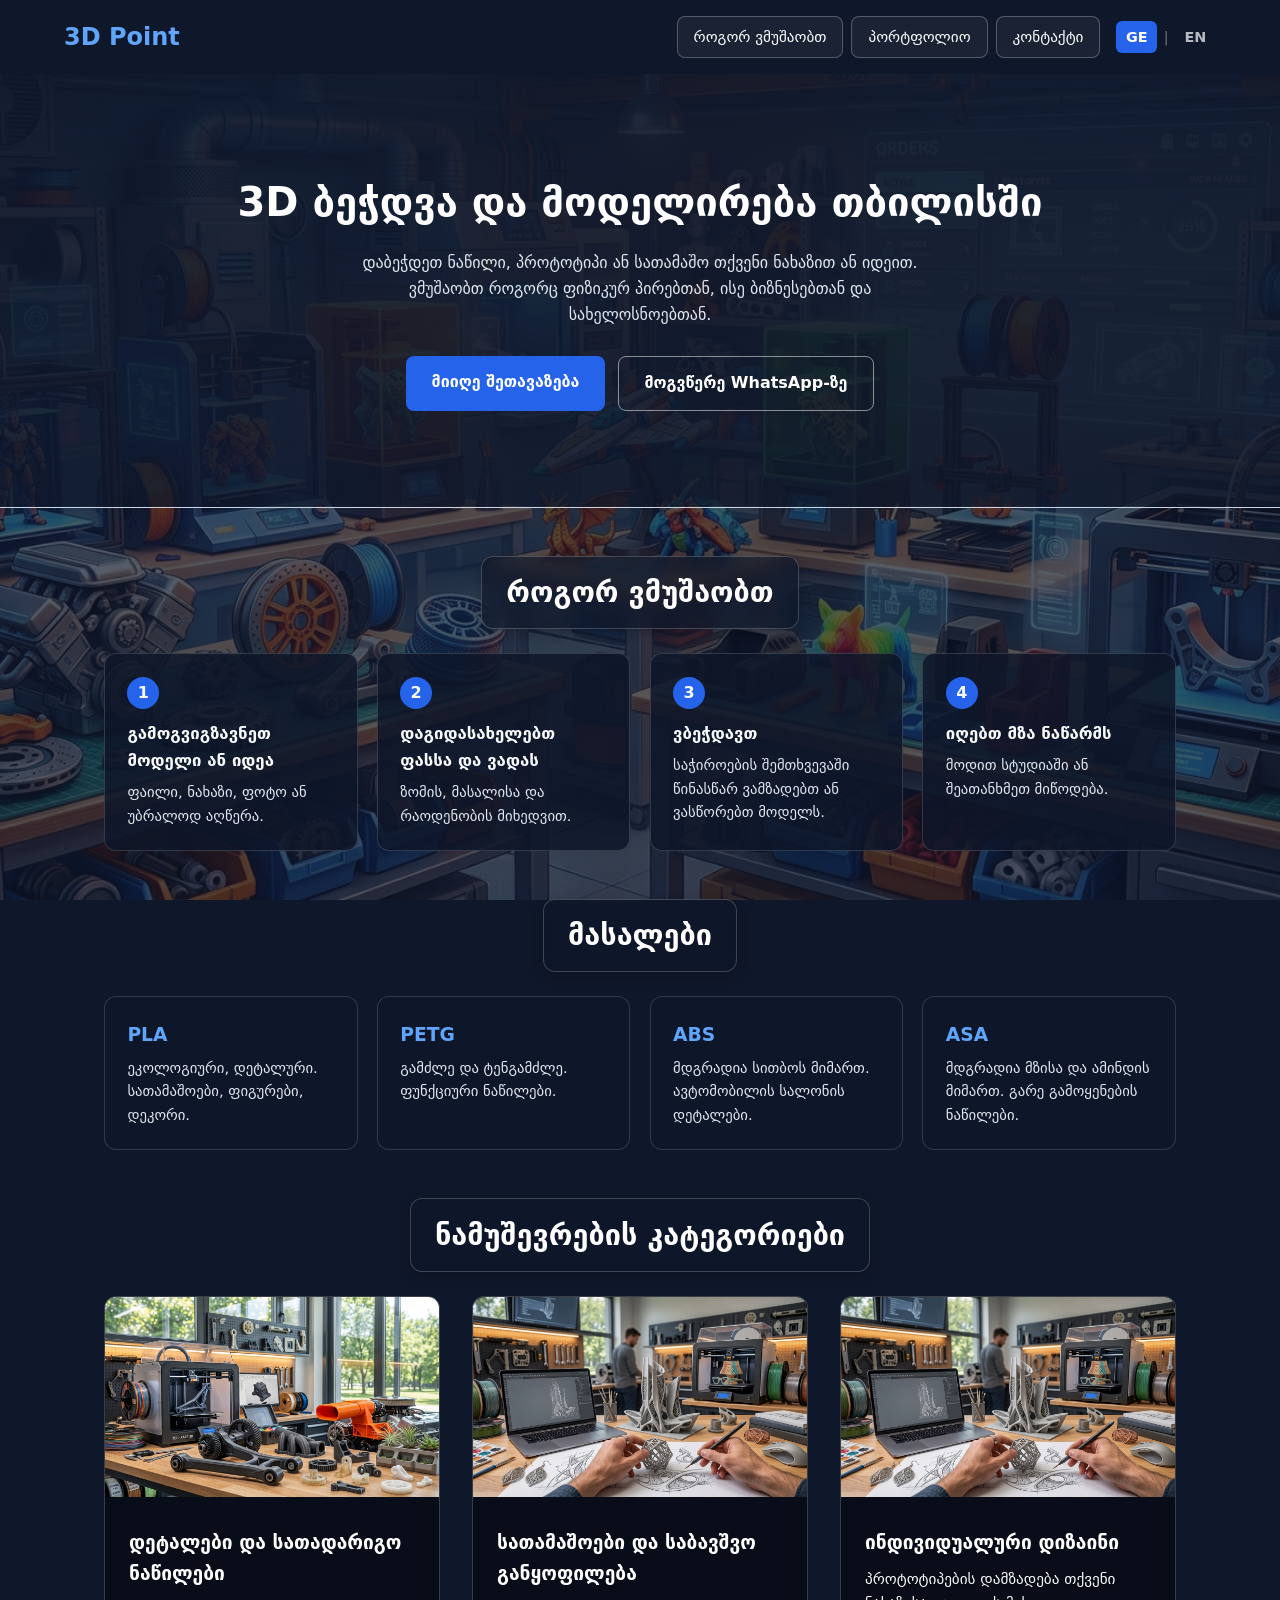
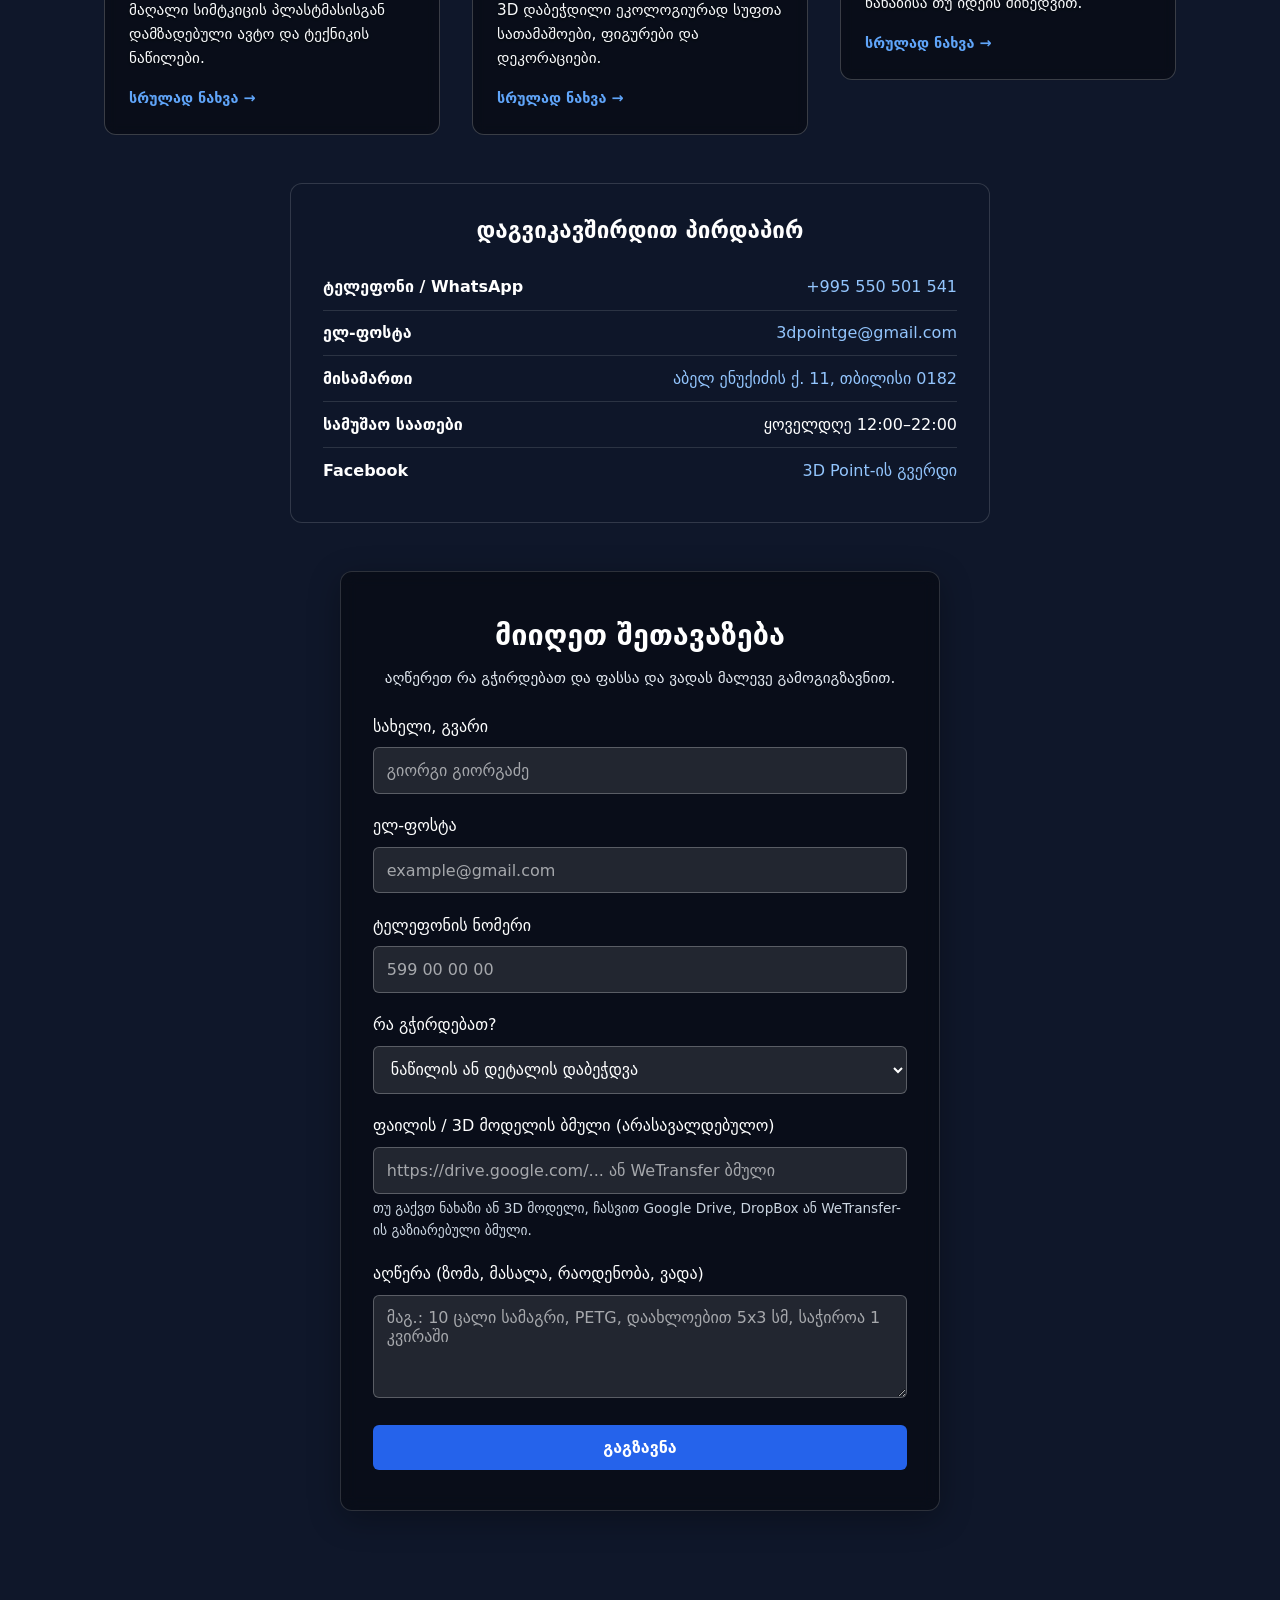
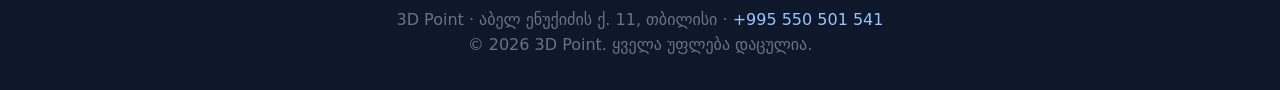
<file: index.html>
<!DOCTYPE html>
<html lang="ka">
<head>
    <meta charset="UTF-8">
    <meta name="viewport" content="width=device-width, initial-scale=1.0">
    <title>3D Point – 3D ბეჭდვა და მოდელირება თბილისში</title>
    <meta name="description" content="3D ბეჭდვა, პროტოტიპირება და ინდივიდუალური შეკვეთები თბილისში. ავტონაწილები, საბავშვო სათამაშოები და სამრეწველო დეტალები. მიიღეთ შეთავაზება დღესვე.">
    <link rel="canonical" href="https://www.3dpoint.ge/">
    <link rel="alternate" hreflang="ka" href="https://www.3dpoint.ge/">
    <link rel="alternate" hreflang="en" href="https://www.3dpoint.ge/index-en.html">

    <meta property="og:type" content="website">
    <meta property="og:title" content="3D Point – 3D ბეჭდვა და მოდელირება">
    <meta property="og:description" content="ინდივიდუალური 3D ბეჭდვა, პროტოტიპები და სათადარიგო ნაწილები თბილისში.">
    <meta property="og:url" content="https://www.3dpoint.ge/">
    <meta property="og:image" content="https://www.3dpoint.ge/imager/baner-3dpoint.jpeg">
    <meta property="og:locale" content="ka_GE">

    <script type="application/ld+json">
    {
      "@context": "https://schema.org",
      "@type": "LocalBusiness",
      "name": "3D Point",
      "url": "https://www.3dpoint.ge/",
      "telephone": "+995550501541",
      "email": "3dpointge@gmail.com",
      "address": {
        "@type": "PostalAddress",
        "streetAddress": "Abel Enukidze St 11",
        "addressLocality": "Tbilisi",
        "postalCode": "0182",
        "addressCountry": "GE"
      },
      "openingHours": "Mo-Su 12:00-22:00",
      "sameAs": ["https://www.facebook.com/profile.php?id=61595278062583"]
    }
    </script>

    <link rel="stylesheet" href="style.css">
</head>
<body>

    <header>
        <div class="logo">3D Point</div>
        <div class="nav-container">
            <nav>
                <a href="#how">როგორ ვმუშაობთ</a>
                <a href="#portfolio">პორტფოლიო</a>
                <a href="#contact">კონტაქტი</a>
            </nav>
            <div class="lang-switch">
                <a href="index.html" class="lang-btn active">GE</a>
                <span>|</span>
                <a href="index-en.html" class="lang-btn">EN</a>
            </div>
        </div>
    </header>

    <section class="hero">
        <h1>3D ბეჭდვა და მოდელირება თბილისში</h1>
        <p>დაბეჭდეთ ნაწილი, პროტოტიპი ან სათამაშო თქვენი ნახაზით ან იდეით. ვმუშაობთ როგორც ფიზიკურ პირებთან, ისე ბიზნესებთან და სახელოსნოებთან.</p>
        <div class="hero-actions">
            <a href="#quote" class="btn-link btn-primary">მიიღე შეთავაზება</a>
            <a href="https://wa.me/995550501541" class="btn-link btn-ghost" target="_blank" rel="noopener">მოგვწერე WhatsApp-ზე</a>
        </div>
    </section>

    <h2 class="section-title" id="how">როგორ ვმუშაობთ</h2>
    <ol class="steps">
        <li><h3>გამოგვიგზავნეთ მოდელი ან იდეა</h3><p>ფაილი, ნახაზი, ფოტო ან უბრალოდ აღწერა.</p></li>
        <li><h3>დაგიდასახელებთ ფასსა და ვადას</h3><p>ზომის, მასალისა და რაოდენობის მიხედვით.</p></li>
        <li><h3>ვბეჭდავთ</h3><p>საჭიროების შემთხვევაში წინასწარ ვამზადებთ ან ვასწორებთ მოდელს.</p></li>
        <li><h3>იღებთ მზა ნაწარმს</h3><p>მოდით სტუდიაში ან შეათანხმეთ მიწოდება.</p></li>
    </ol>

    <h2 class="section-title">მასალები</h2>
    <div class="materials">
        <div><h3>PLA</h3><p>ეკოლოგიური, დეტალური. სათამაშოები, ფიგურები, დეკორი.</p></div>
        <div><h3>PETG</h3><p>გამძლე და ტენგამძლე. ფუნქციური ნაწილები.</p></div>
        <div><h3>ABS</h3><p>მდგრადია სითბოს მიმართ. ავტომობილის სალონის დეტალები.</p></div>
        <div><h3>ASA</h3><p>მდგრადია მზისა და ამინდის მიმართ. გარე გამოყენების ნაწილები.</p></div>
    </div>


    <h2 class="section-title" id="portfolio">ნამუშევრების კატეგორიები</h2>
    <div class="grid">

        <a href="parts.html" class="card-link">
            <div class="card">
                <img src="imager/parts_for cars.jpeg" alt="3D დაბეჭდილი ავტონაწილები" loading="lazy">
                <div class="card-content">
                    <h3 class="card-title">დეტალები და სათადარიგო ნაწილები</h3>
                    <p class="card-text">მაღალი სიმტკიცის პლასტმასისგან დამზადებული ავტო და ტექნიკის ნაწილები.</p>
                    <span class="more-btn">სრულად ნახვა &rarr;</span>
                </div>
            </div>
        </a>

        <a href="toys.html" class="card-link">
            <div class="card">
                <img src="imager/your_design.jpeg" alt="3D დაბეჭდილი სათამაშოები" loading="lazy">
                <div class="card-content">
                    <h3 class="card-title">სათამაშოები და საბავშვო განყოფილება</h3>
                    <p class="card-text">3D დაბეჭდილი ეკოლოგიურად სუფთა სათამაშოები, ფიგურები და დეკორაციები.</p>
                    <span class="more-btn">სრულად ნახვა &rarr;</span>
                </div>
            </div>
        </a>

        <a href="custom-design.html" class="card-link">
            <div class="card">
                <img src="imager/your_design.jpeg" alt="ინდივიდუალური დიზაინი და პროტოტიპები" loading="lazy">
                <div class="card-content">
                    <h3 class="card-title">ინდივიდუალური დიზაინი</h3>
                    <p class="card-text">პროტოტიპების დამზადება თქვენი ნახაზისა თუ იდეის მიხედვით.</p>
                    <span class="more-btn">სრულად ნახვა &rarr;</span>
                </div>
            </div>
        </a>

    </div>

    <section class="contact-info" id="contact" aria-label="საკონტაქტო ინფორმაცია">
        <h2>დაგვიკავშირდით პირდაპირ</h2>
        <ul>
            <li><strong>ტელეფონი / WhatsApp</strong><a href="tel:+995550501541">+995 550 501 541</a></li>
            <li><strong>ელ-ფოსტა</strong><a href="mailto:3dpointge@gmail.com">3dpointge@gmail.com</a></li>
            <li><strong>მისამართი</strong><a href="https://www.google.com/maps/search/?api=1&amp;query=11+Abel+Enukidze+St+Tbilisi" target="_blank" rel="noopener">აბელ ენუქიძის ქ. 11, თბილისი 0182</a></li>
            <li><strong>სამუშაო საათები</strong><span>ყოველდღე 12:00–22:00</span></li>
            <li><strong>Facebook</strong><a href="https://www.facebook.com/profile.php?id=61595278062583" target="_blank" rel="noopener">3D Point-ის გვერდი</a></li>
        </ul>
    </section>

    <div class="form-container" id="quote">
        <h2>მიიღეთ შეთავაზება</h2>
        <p class="subtitle">აღწერეთ რა გჭირდებათ და ფასსა და ვადას მალევე გამოგიგზავნით.</p>

        <form action="https://api.web3forms.com/submit" method="POST">
            <input type="hidden" name="access_key" value="a1251466-7f35-4c99-876d-ed128c4996cf">
            <input type="hidden" name="redirect" value="https://www.3dpoint.ge/thanks.html">
            <input type="checkbox" name="botcheck" style="display:none" tabindex="-1" autocomplete="off">

            <div class="form-group">
                <label for="name">სახელი, გვარი</label>
                <input type="text" id="name" name="name" required placeholder="გიორგი გიორგაძე">
            </div>

            <div class="form-group">
                <label for="email">ელ-ფოსტა</label>
                <input type="email" id="email" name="email" required placeholder="example@gmail.com">
            </div>

            <div class="form-group">
                <label for="phone">ტელეფონის ნომერი</label>
                <input type="tel" id="phone" name="phone" required placeholder="599 00 00 00">
            </div>

            <div class="form-group">
                <label for="service">რა გჭირდებათ?</label>
                <select id="service" name="service">
                    <option>ნაწილის ან დეტალის დაბეჭდვა</option>
                    <option>პროტოტიპი</option>
                    <option>სათამაშო ან ფიგურა</option>
                    <option>მოდელირება / დიზაინი ნულიდან</option>
                    <option>პარტიული წარმოება (ბიზნესისთვის)</option>
                    <option>სხვა</option>
                </select>
            </div>

            <div class="form-group">
                <label for="file_link">ფაილის / 3D მოდელის ბმული (არასავალდებულო)</label>
                <input type="url" id="file_link" name="file_link" placeholder="https://drive.google.com/... ან WeTransfer ბმული">
                <div class="form-hint">თუ გაქვთ ნახაზი ან 3D მოდელი, ჩასვით Google Drive, DropBox ან WeTransfer-ის გაზიარებული ბმული.</div>
            </div>

            <div class="form-group">
                <label for="message">აღწერა (ზომა, მასალა, რაოდენობა, ვადა)</label>
                <textarea id="message" name="message" rows="4" required placeholder="მაგ.: 10 ცალი სამაგრი, PETG, დაახლოებით 5x3 სმ, საჭიროა 1 კვირაში"></textarea>
            </div>

            <button type="submit" class="btn">გაგზავნა</button>
        </form>
    </div>

    <footer>
        <p>3D Point · აბელ ენუქიძის ქ. 11, თბილისი · <a href="tel:+995550501541">+995 550 501 541</a></p>
        <p>&copy; 2026 3D Point. ყველა უფლება დაცულია.</p>
    </footer>

    <!-- მობილურის მუდმივი საკონტაქტო ღილაკები -->
    <div class="contact-bar">
        <a href="tel:+995550501541">დარეკვა</a>
        <a href="https://wa.me/995550501541" target="_blank" rel="noopener">WhatsApp</a>
    </div>

</body>
</html>
</file>
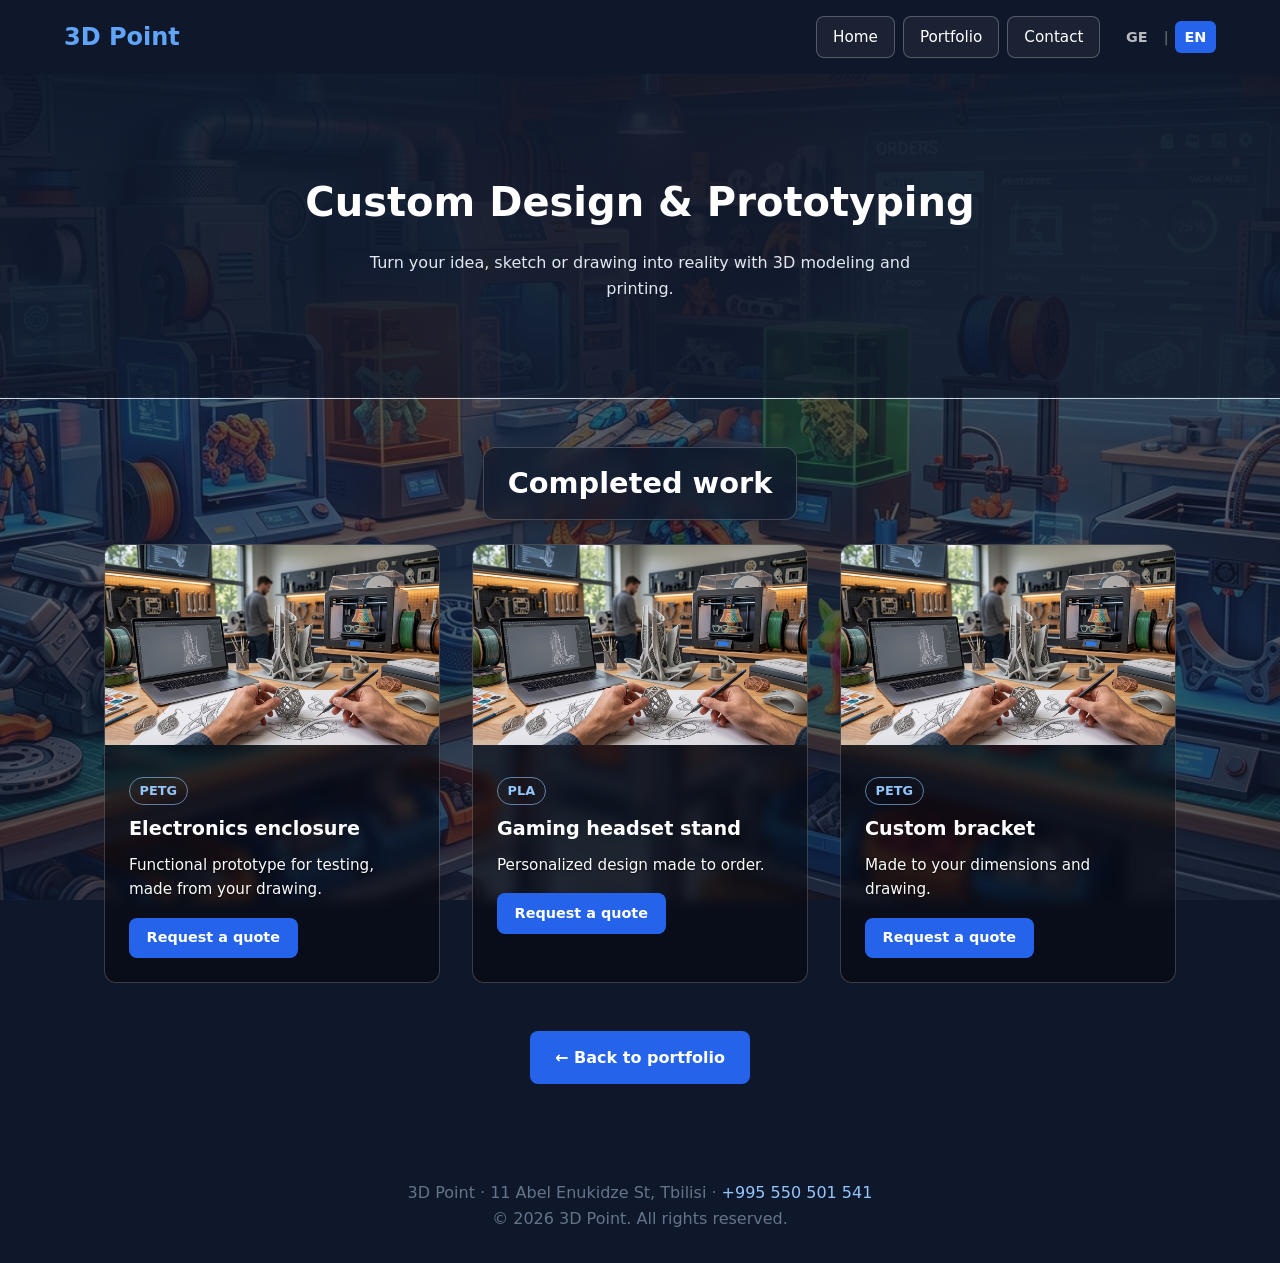
<file: custom-design-en.html>
<!DOCTYPE html>
<html lang="en">
<head>
    <meta charset="UTF-8">
    <meta name="viewport" content="width=device-width, initial-scale=1.0">
    <title>Custom Design & Prototyping - 3D Point</title>
    <meta name="description" content="Turn your idea, sketch or drawing into reality with 3D modeling and printing.">
    <link rel="alternate" hreflang="ka" href="https://www.3dpoint.ge/custom-design.html">
    <link rel="alternate" hreflang="en" href="https://www.3dpoint.ge/custom-design-en.html">
    <link rel="stylesheet" href="/style.css">
</head>
<body>

    <header>
        <div class="logo">3D Point</div>
        <div class="nav-container">
            <nav>
                <a href="index-en.html">Home</a>
                <a href="index-en.html#portfolio">Portfolio</a>
                <a href="index-en.html#contact">Contact</a>
            </nav>
            <div class="lang-switch">
                <a href="custom-design.html" class="lang-btn">GE</a>
                <span>|</span>
                <a href="custom-design-en.html" class="lang-btn active">EN</a>
            </div>
        </div>
    </header>

    <section class="hero">
        <h1>Custom Design & Prototyping</h1>
        <p>Turn your idea, sketch or drawing into reality with 3D modeling and printing.</p>
    </section>

    <h2 class="section-title">Completed work</h2>
    <!-- ნიმუში / SAMPLE: replace these cards with real products and photos -->
    <div class="grid">
        <div class="card">
            <img src="imager/your_design.jpeg" alt="Electronics enclosure" loading="lazy">
            <div class="card-content">
                <span class="tag">PETG</span>
                <h3 class="card-title">Electronics enclosure</h3>
                <p class="card-text">Functional prototype for testing, made from your drawing.</p>
                <a class="btn-link btn-primary btn-sm" href="https://wa.me/995550501541?text=I%20would%20like%20a%20quote%20for%3A%20Electronics%20enclosure" target="_blank" rel="noopener">Request a quote</a>
            </div>
        </div>
        <div class="card">
            <img src="imager/your_design.jpeg" alt="Gaming headset stand" loading="lazy">
            <div class="card-content">
                <span class="tag">PLA</span>
                <h3 class="card-title">Gaming headset stand</h3>
                <p class="card-text">Personalized design made to order.</p>
                <a class="btn-link btn-primary btn-sm" href="https://wa.me/995550501541?text=I%20would%20like%20a%20quote%20for%3A%20Gaming%20headset%20stand" target="_blank" rel="noopener">Request a quote</a>
            </div>
        </div>
        <div class="card">
            <img src="imager/your_design.jpeg" alt="Custom bracket" loading="lazy">
            <div class="card-content">
                <span class="tag">PETG</span>
                <h3 class="card-title">Custom bracket</h3>
                <p class="card-text">Made to your dimensions and drawing.</p>
                <a class="btn-link btn-primary btn-sm" href="https://wa.me/995550501541?text=I%20would%20like%20a%20quote%20for%3A%20Custom%20bracket" target="_blank" rel="noopener">Request a quote</a>
            </div>
        </div>
    </div>

    <div style="text-align: center; margin: 3rem 0;">
        <a href="index-en.html#portfolio" class="btn-link btn-primary">&larr; Back to portfolio</a>
    </div>

    <footer>
        <p>3D Point · 11 Abel Enukidze St, Tbilisi · <a href="tel:+995550501541">+995 550 501 541</a></p>
        <p>&copy; 2026 3D Point. All rights reserved.</p>
    </footer>

    <div class="contact-bar">
        <a href="tel:+995550501541">Call</a>
        <a href="https://wa.me/995550501541" target="_blank" rel="noopener">WhatsApp</a>
    </div>

    <script src="/gallery.js" defer></script>
</body>
</html>
</file>
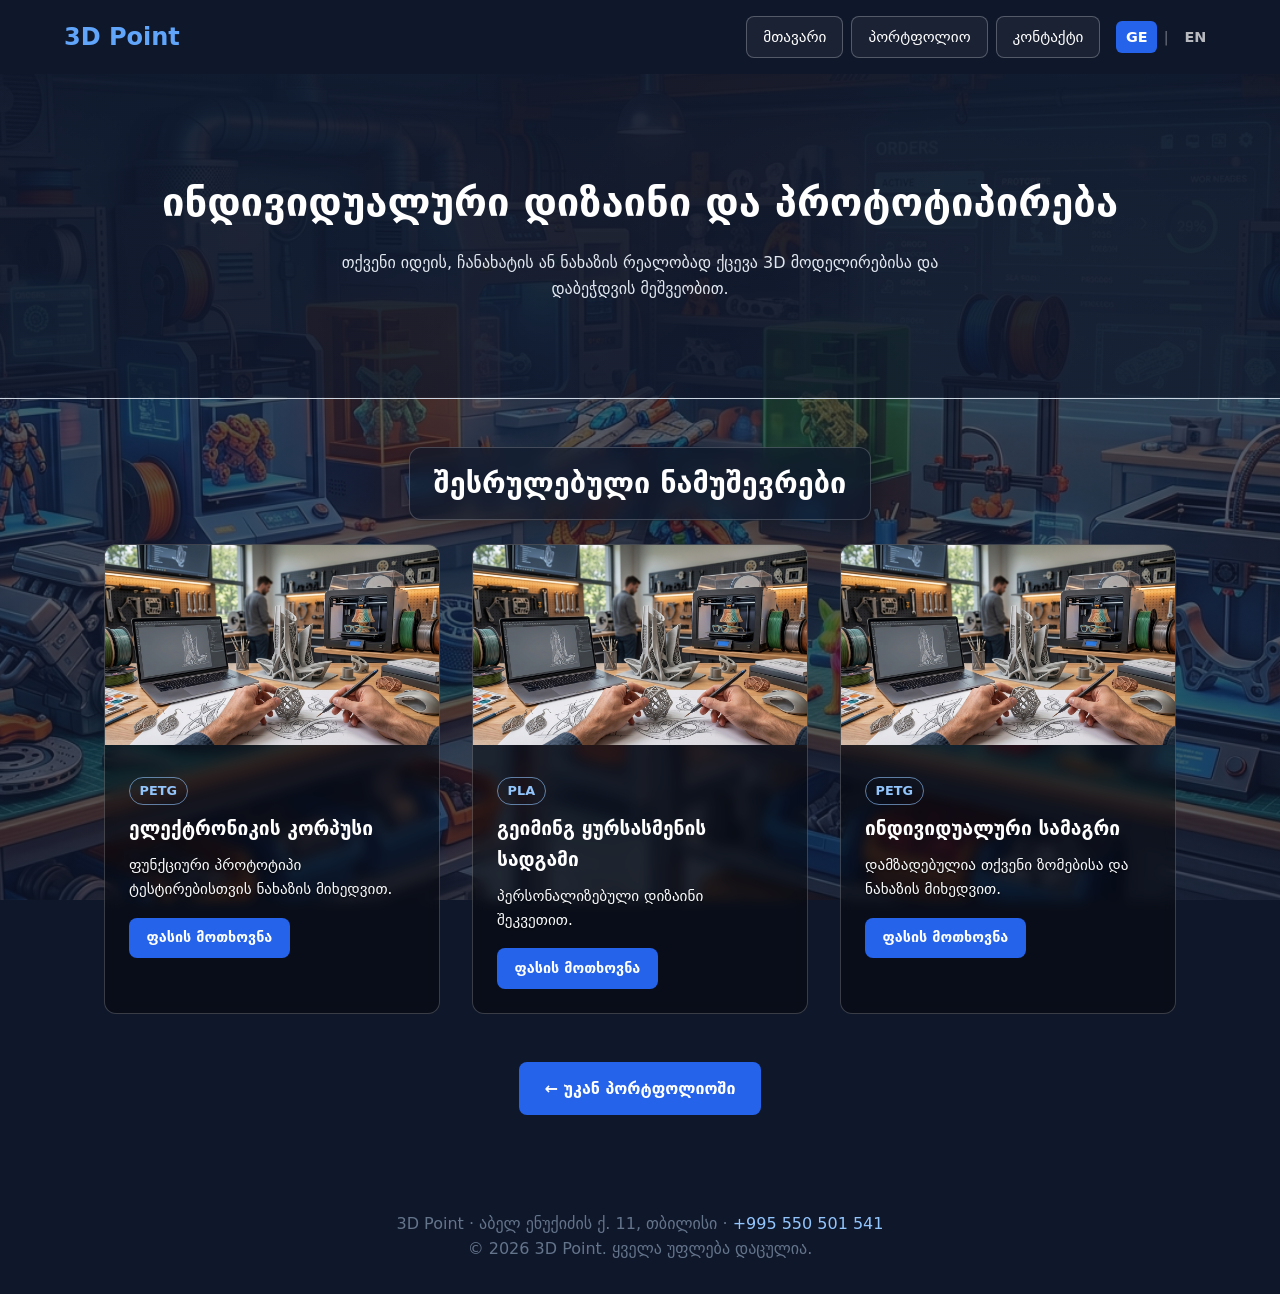
<file: custom-design.html>
<!DOCTYPE html>
<html lang="ka">
<head>
    <meta charset="UTF-8">
    <meta name="viewport" content="width=device-width, initial-scale=1.0">
    <title>ინდივიდუალური დიზაინი და პროტოტიპირება - 3D Point</title>
    <meta name="description" content="თქვენი იდეის, ჩანახატის ან ნახაზის რეალობად ქცევა 3D მოდელირებისა და დაბეჭდვის მეშვეობით.">
    <link rel="alternate" hreflang="ka" href="https://www.3dpoint.ge/custom-design.html">
    <link rel="alternate" hreflang="en" href="https://www.3dpoint.ge/custom-design-en.html">
    <link rel="stylesheet" href="/style.css">
</head>
<body>

    <header>
        <div class="logo">3D Point</div>
        <div class="nav-container">
            <nav>
                <a href="index.html">მთავარი</a>
                <a href="index.html#portfolio">პორტფოლიო</a>
                <a href="index.html#contact">კონტაქტი</a>
            </nav>
            <div class="lang-switch">
                <a href="custom-design.html" class="lang-btn active">GE</a>
                <span>|</span>
                <a href="custom-design-en.html" class="lang-btn">EN</a>
            </div>
        </div>
    </header>

    <section class="hero">
        <h1>ინდივიდუალური დიზაინი და პროტოტიპირება</h1>
        <p>თქვენი იდეის, ჩანახატის ან ნახაზის რეალობად ქცევა 3D მოდელირებისა და დაბეჭდვის მეშვეობით.</p>
    </section>

    <h2 class="section-title">შესრულებული ნამუშევრები</h2>
    <!-- ნიმუში / SAMPLE: replace these cards with real products and photos -->
    <div class="grid">
        <div class="card">
            <img src="imager/your_design.jpeg" alt="ელექტრონიკის კორპუსი" loading="lazy">
            <div class="card-content">
                <span class="tag">PETG</span>
                <h3 class="card-title">ელექტრონიკის კორპუსი</h3>
                <p class="card-text">ფუნქციური პროტოტიპი ტესტირებისთვის ნახაზის მიხედვით.</p>
                <a class="btn-link btn-primary btn-sm" href="https://wa.me/995550501541?text=%E1%83%9B%E1%83%98%E1%83%9C%E1%83%93%E1%83%90%20%E1%83%A4%E1%83%90%E1%83%A1%E1%83%98%E1%83%A1%20%E1%83%92%E1%83%90%E1%83%92%E1%83%94%E1%83%91%E1%83%90%3A%20%E1%83%94%E1%83%9A%E1%83%94%E1%83%A5%E1%83%A2%E1%83%A0%E1%83%9D%E1%83%9C%E1%83%98%E1%83%99%E1%83%98%E1%83%A1%20%E1%83%99%E1%83%9D%E1%83%A0%E1%83%9E%E1%83%A3%E1%83%A1%E1%83%98" target="_blank" rel="noopener">ფასის მოთხოვნა</a>
            </div>
        </div>
        <div class="card">
            <img src="imager/your_design.jpeg" alt="გეიმინგ ყურსასმენის სადგამი" loading="lazy">
            <div class="card-content">
                <span class="tag">PLA</span>
                <h3 class="card-title">გეიმინგ ყურსასმენის სადგამი</h3>
                <p class="card-text">პერსონალიზებული დიზაინი შეკვეთით.</p>
                <a class="btn-link btn-primary btn-sm" href="https://wa.me/995550501541?text=%E1%83%9B%E1%83%98%E1%83%9C%E1%83%93%E1%83%90%20%E1%83%A4%E1%83%90%E1%83%A1%E1%83%98%E1%83%A1%20%E1%83%92%E1%83%90%E1%83%92%E1%83%94%E1%83%91%E1%83%90%3A%20%E1%83%92%E1%83%94%E1%83%98%E1%83%9B%E1%83%98%E1%83%9C%E1%83%92%20%E1%83%A7%E1%83%A3%E1%83%A0%E1%83%A1%E1%83%90%E1%83%A1%E1%83%9B%E1%83%94%E1%83%9C%E1%83%98%E1%83%A1%20%E1%83%A1%E1%83%90%E1%83%93%E1%83%92%E1%83%90%E1%83%9B%E1%83%98" target="_blank" rel="noopener">ფასის მოთხოვნა</a>
            </div>
        </div>
        <div class="card">
            <img src="imager/your_design.jpeg" alt="ინდივიდუალური სამაგრი" loading="lazy">
            <div class="card-content">
                <span class="tag">PETG</span>
                <h3 class="card-title">ინდივიდუალური სამაგრი</h3>
                <p class="card-text">დამზადებულია თქვენი ზომებისა და ნახაზის მიხედვით.</p>
                <a class="btn-link btn-primary btn-sm" href="https://wa.me/995550501541?text=%E1%83%9B%E1%83%98%E1%83%9C%E1%83%93%E1%83%90%20%E1%83%A4%E1%83%90%E1%83%A1%E1%83%98%E1%83%A1%20%E1%83%92%E1%83%90%E1%83%92%E1%83%94%E1%83%91%E1%83%90%3A%20%E1%83%98%E1%83%9C%E1%83%93%E1%83%98%E1%83%95%E1%83%98%E1%83%93%E1%83%A3%E1%83%90%E1%83%9A%E1%83%A3%E1%83%A0%E1%83%98%20%E1%83%A1%E1%83%90%E1%83%9B%E1%83%90%E1%83%92%E1%83%A0%E1%83%98" target="_blank" rel="noopener">ფასის მოთხოვნა</a>
            </div>
        </div>
    </div>

    <div style="text-align: center; margin: 3rem 0;">
        <a href="index.html#portfolio" class="btn-link btn-primary">&larr; უკან პორტფოლიოში</a>
    </div>

    <footer>
        <p>3D Point · აბელ ენუქიძის ქ. 11, თბილისი · <a href="tel:+995550501541">+995 550 501 541</a></p>
        <p>&copy; 2026 3D Point. ყველა უფლება დაცულია.</p>
    </footer>

    <div class="contact-bar">
        <a href="tel:+995550501541">დარეკვა</a>
        <a href="https://wa.me/995550501541" target="_blank" rel="noopener">WhatsApp</a>
    </div>

    <script src="/gallery.js" defer></script>
</body>
</html>
</file>
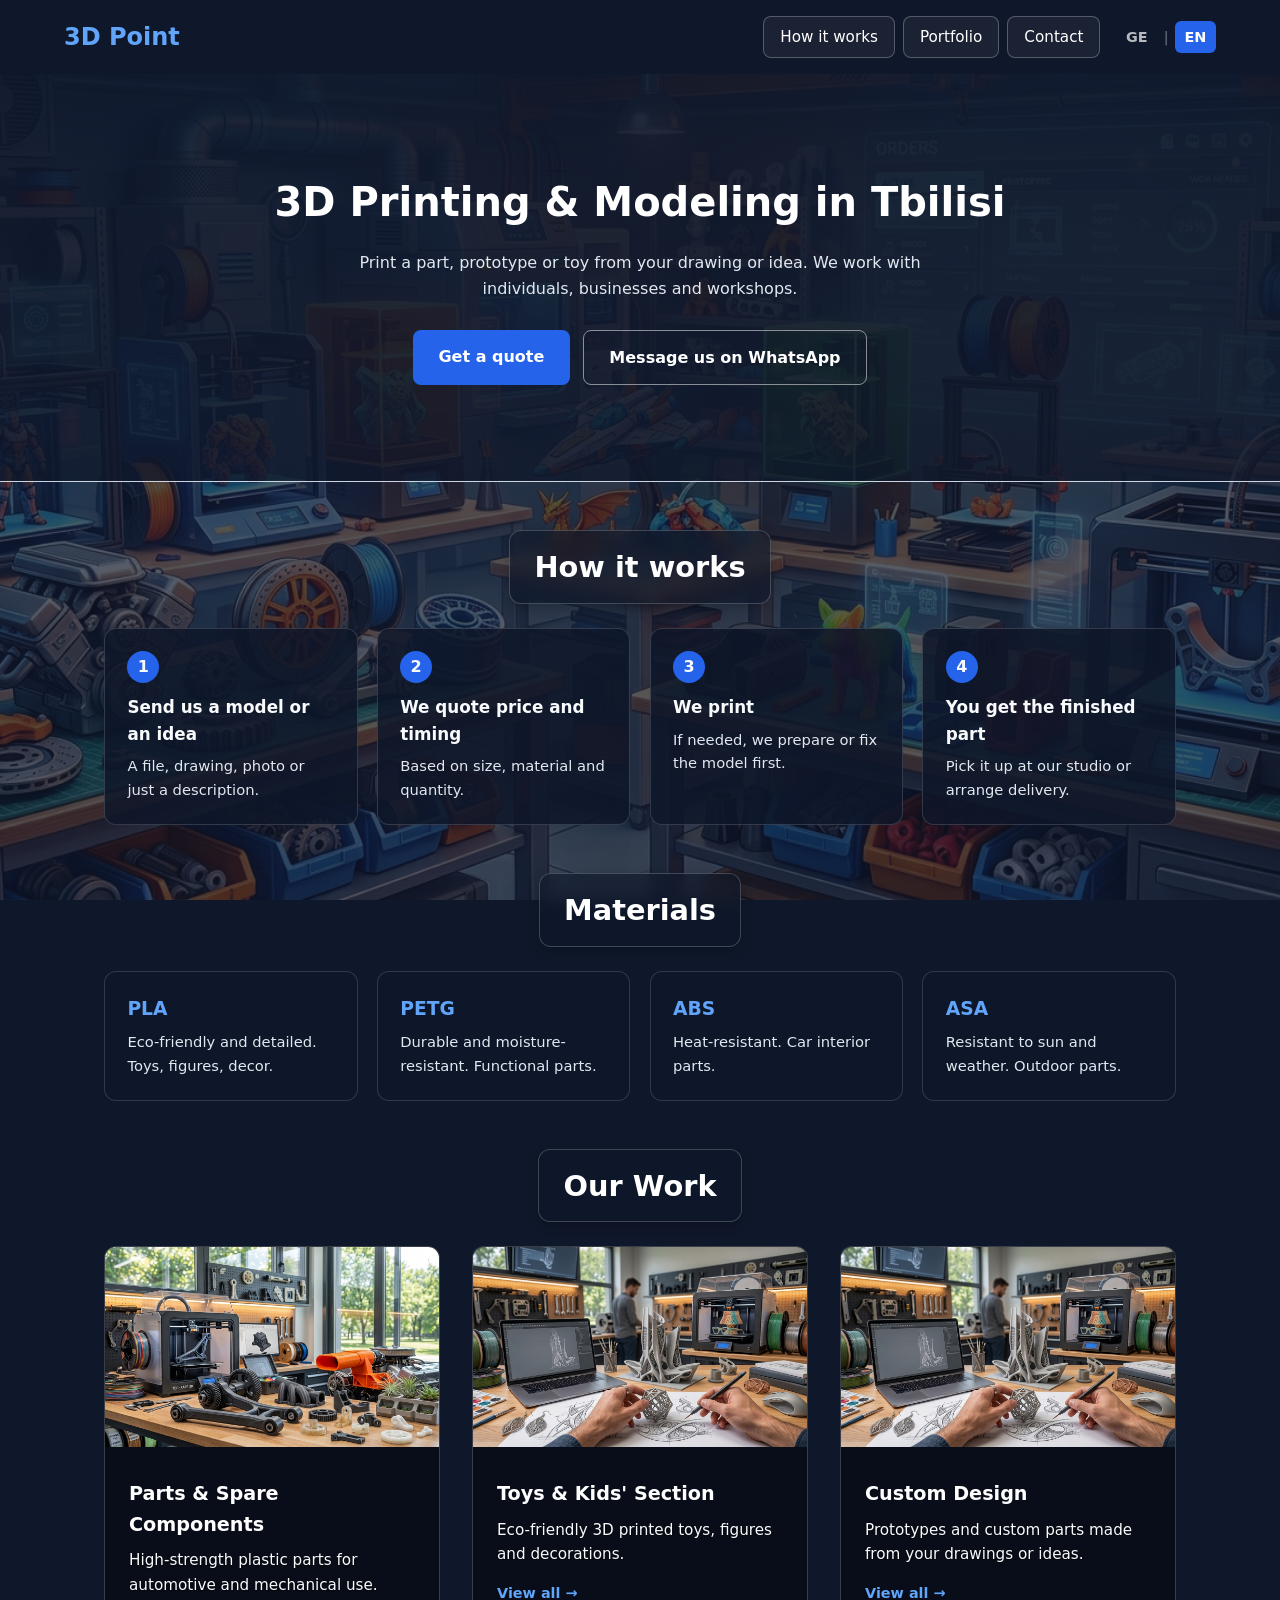
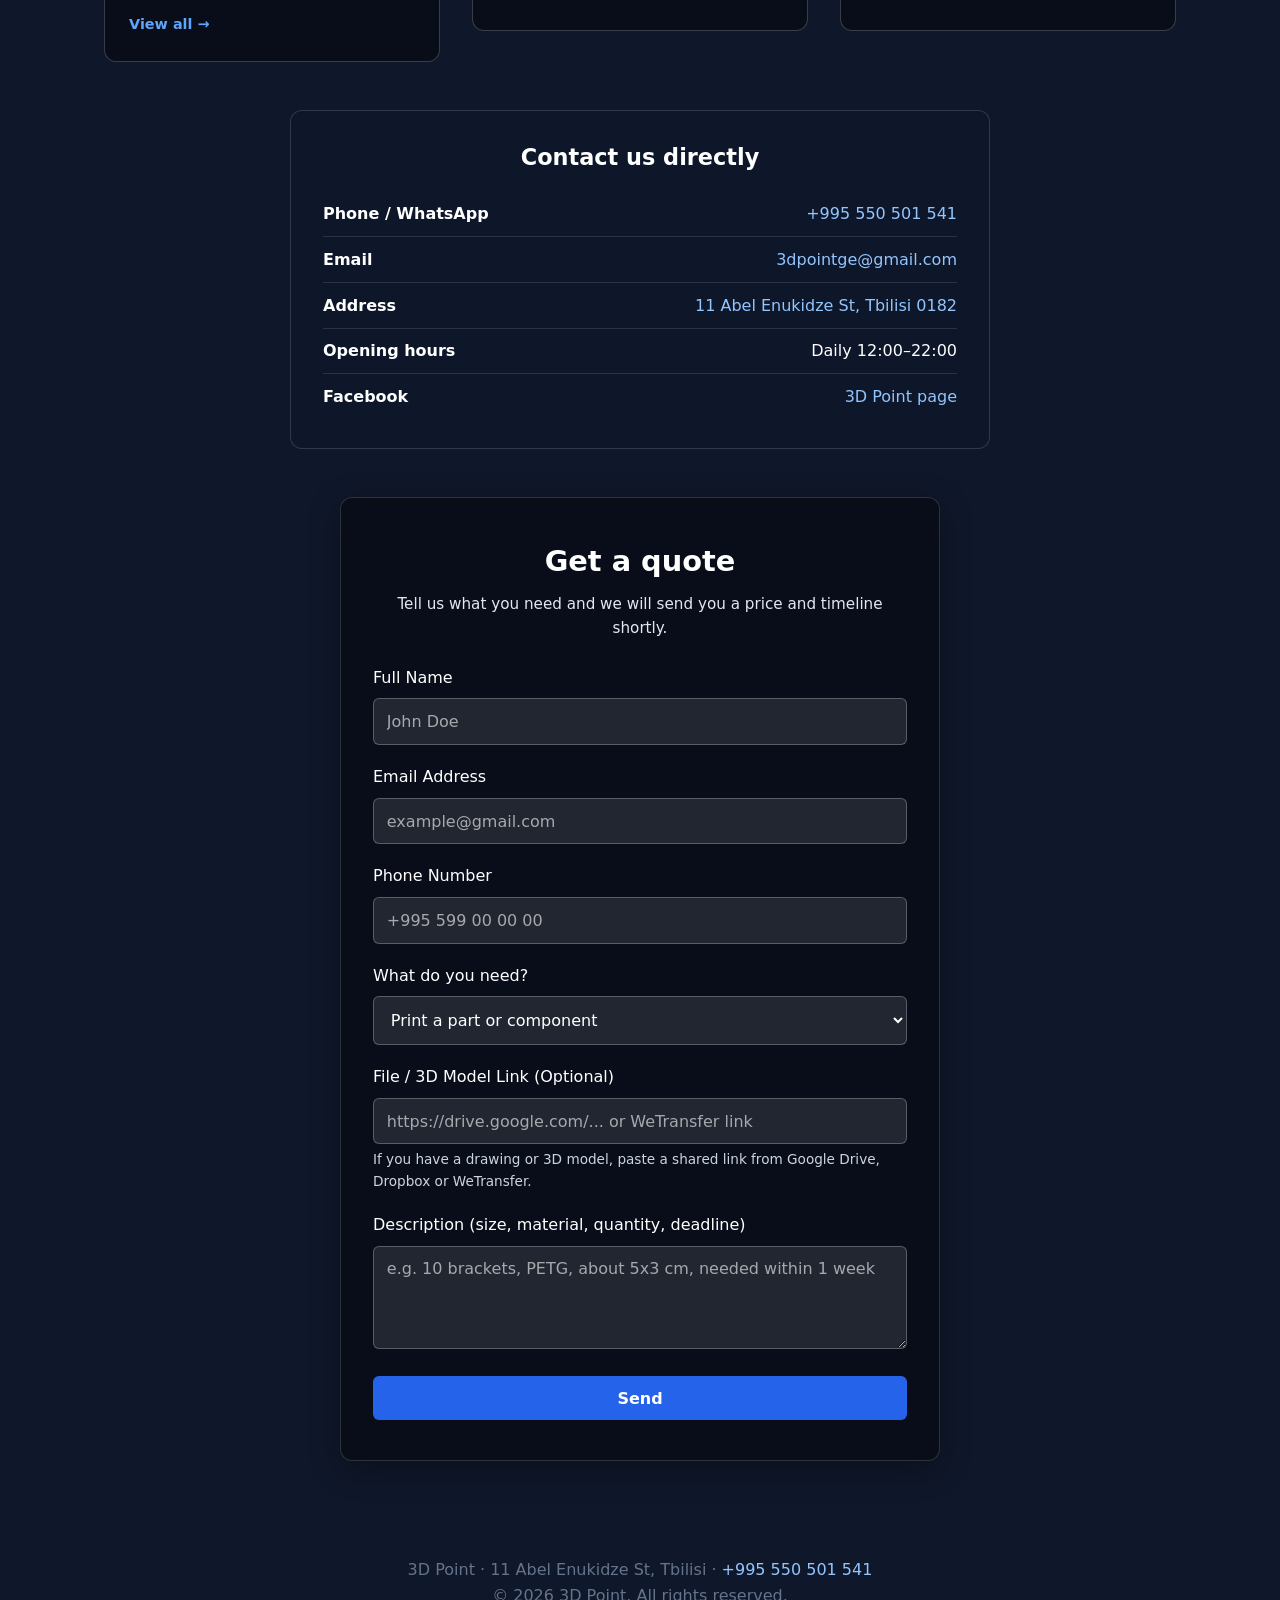
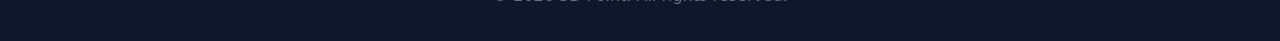
<file: index-en.html>
<!DOCTYPE html>
<html lang="en">
<head>
    <meta charset="UTF-8">
    <meta name="viewport" content="width=device-width, initial-scale=1.0">
    <title>3D Point – 3D Printing & Modeling in Tbilisi</title>
    <meta name="description" content="3D printing, prototyping and custom orders in Tbilisi. Car parts, kids' toys and industrial components. Get a quote today.">
    <link rel="canonical" href="https://www.3dpoint.ge/index-en.html">
    <link rel="alternate" hreflang="ka" href="https://www.3dpoint.ge/">
    <link rel="alternate" hreflang="en" href="https://www.3dpoint.ge/index-en.html">

    <meta property="og:type" content="website">
    <meta property="og:title" content="3D Point – 3D Printing & Modeling">
    <meta property="og:description" content="Custom 3D printing, prototypes and spare parts in Tbilisi.">
    <meta property="og:url" content="https://www.3dpoint.ge/index-en.html">
    <meta property="og:image" content="https://www.3dpoint.ge/imager/baner-3dpoint.jpeg">
    <meta property="og:locale" content="en_US">

    <script type="application/ld+json">
    {
      "@context": "https://schema.org",
      "@type": "LocalBusiness",
      "name": "3D Point",
      "url": "https://www.3dpoint.ge/index-en.html",
      "telephone": "+995550501541",
      "email": "3dpointge@gmail.com",
      "address": {
        "@type": "PostalAddress",
        "streetAddress": "Abel Enukidze St 11",
        "addressLocality": "Tbilisi",
        "postalCode": "0182",
        "addressCountry": "GE"
      },
      "openingHours": "Mo-Su 12:00-22:00",
      "sameAs": ["https://www.facebook.com/profile.php?id=61595278062583"]
    }
    </script>

    <link rel="stylesheet" href="/style.css">
</head>
<body>

    <header>
        <div class="logo">3D Point</div>
        <div class="nav-container">
            <nav>
                <a href="#how">How it works</a>
                <a href="#portfolio">Portfolio</a>
                <a href="#contact">Contact</a>
            </nav>
            <div class="lang-switch">
                <a href="index.html" class="lang-btn">GE</a>
                <span>|</span>
                <a href="index-en.html" class="lang-btn active">EN</a>
            </div>
        </div>
    </header>

    <section class="hero">
        <h1>3D Printing & Modeling in Tbilisi</h1>
        <p>Print a part, prototype or toy from your drawing or idea. We work with individuals, businesses and workshops.</p>
        <div class="hero-actions">
            <a href="#quote" class="btn-link btn-primary">Get a quote</a>
            <a href="https://wa.me/995550501541" class="btn-link btn-ghost" target="_blank" rel="noopener">Message us on WhatsApp</a>
        </div>
    </section>

    <h2 class="section-title" id="how">How it works</h2>
    <ol class="steps">
        <li><h3>Send us a model or an idea</h3><p>A file, drawing, photo or just a description.</p></li>
        <li><h3>We quote price and timing</h3><p>Based on size, material and quantity.</p></li>
        <li><h3>We print</h3><p>If needed, we prepare or fix the model first.</p></li>
        <li><h3>You get the finished part</h3><p>Pick it up at our studio or arrange delivery.</p></li>
    </ol>

    <h2 class="section-title">Materials</h2>
    <div class="materials">
        <div><h3>PLA</h3><p>Eco-friendly and detailed. Toys, figures, decor.</p></div>
        <div><h3>PETG</h3><p>Durable and moisture-resistant. Functional parts.</p></div>
        <div><h3>ABS</h3><p>Heat-resistant. Car interior parts.</p></div>
        <div><h3>ASA</h3><p>Resistant to sun and weather. Outdoor parts.</p></div>
    </div>


    <h2 class="section-title" id="portfolio">Our Work</h2>
    <div class="grid">

        <a href="parts-en.html" class="card-link">
            <div class="card">
                <img src="imager/parts_for cars.jpeg" alt="3D printed car parts" loading="lazy">
                <div class="card-content">
                    <h3 class="card-title">Parts & Spare Components</h3>
                    <p class="card-text">High-strength plastic parts for automotive and mechanical use.</p>
                    <span class="more-btn">View all &rarr;</span>
                </div>
            </div>
        </a>

        <a href="toys-en.html" class="card-link">
            <div class="card">
                <img src="imager/your_design.jpeg" alt="3D printed toys" loading="lazy">
                <div class="card-content">
                    <h3 class="card-title">Toys & Kids' Section</h3>
                    <p class="card-text">Eco-friendly 3D printed toys, figures and decorations.</p>
                    <span class="more-btn">View all &rarr;</span>
                </div>
            </div>
        </a>

        <a href="custom-design-en.html" class="card-link">
            <div class="card">
                <img src="imager/your_design.jpeg" alt="Custom design and prototypes" loading="lazy">
                <div class="card-content">
                    <h3 class="card-title">Custom Design</h3>
                    <p class="card-text">Prototypes and custom parts made from your drawings or ideas.</p>
                    <span class="more-btn">View all &rarr;</span>
                </div>
            </div>
        </a>

    </div>

    <section class="contact-info" id="contact" aria-label="Contact information">
        <h2>Contact us directly</h2>
        <ul>
            <li><strong>Phone / WhatsApp</strong><a href="tel:+995550501541">+995 550 501 541</a></li>
            <li><strong>Email</strong><a href="mailto:3dpointge@gmail.com">3dpointge@gmail.com</a></li>
            <li><strong>Address</strong><a href="https://www.google.com/maps/search/?api=1&amp;query=11+Abel+Enukidze+St+Tbilisi" target="_blank" rel="noopener">11 Abel Enukidze St, Tbilisi 0182</a></li>
            <li><strong>Opening hours</strong><span>Daily 12:00–22:00</span></li>
            <li><strong>Facebook</strong><a href="https://www.facebook.com/profile.php?id=61595278062583" target="_blank" rel="noopener">3D Point page</a></li>
        </ul>
    </section>

    <div class="form-container" id="quote">
        <h2>Get a quote</h2>
        <p class="subtitle">Tell us what you need and we will send you a price and timeline shortly.</p>

        <form action="https://api.web3forms.com/submit" method="POST">
            <input type="hidden" name="access_key" value="a1251466-7f35-4c99-876d-ed128c4996cf">
            <input type="hidden" name="redirect" value="https://www.3dpoint.ge/thanks-en.html">
            <input type="checkbox" name="botcheck" style="display:none" tabindex="-1" autocomplete="off">

            <div class="form-group">
                <label for="name">Full Name</label>
                <input type="text" id="name" name="name" required placeholder="John Doe">
            </div>

            <div class="form-group">
                <label for="email">Email Address</label>
                <input type="email" id="email" name="email" required placeholder="example@gmail.com">
            </div>

            <div class="form-group">
                <label for="phone">Phone Number</label>
                <input type="tel" id="phone" name="phone" required placeholder="+995 599 00 00 00">
            </div>

            <div class="form-group">
                <label for="service">What do you need?</label>
                <select id="service" name="service">
                    <option>Print a part or component</option>
                    <option>Prototype</option>
                    <option>Toy or figure</option>
                    <option>Modeling / design from scratch</option>
                    <option>Batch production (business)</option>
                    <option>Other</option>
                </select>
            </div>

            <div class="form-group">
                <label for="file_link">File / 3D Model Link (Optional)</label>
                <input type="url" id="file_link" name="file_link" placeholder="https://drive.google.com/... or WeTransfer link">
                <div class="form-hint">If you have a drawing or 3D model, paste a shared link from Google Drive, Dropbox or WeTransfer.</div>
            </div>

            <div class="form-group">
                <label for="message">Description (size, material, quantity, deadline)</label>
                <textarea id="message" name="message" rows="4" required placeholder="e.g. 10 brackets, PETG, about 5x3 cm, needed within 1 week"></textarea>
            </div>

            <button type="submit" class="btn">Send</button>
        </form>
    </div>

    <footer>
        <p>3D Point · 11 Abel Enukidze St, Tbilisi · <a href="tel:+995550501541">+995 550 501 541</a></p>
        <p>&copy; 2026 3D Point. All rights reserved.</p>
    </footer>

    <div class="contact-bar">
        <a href="tel:+995550501541">Call</a>
        <a href="https://wa.me/995550501541" target="_blank" rel="noopener">WhatsApp</a>
    </div>

</body>
</html>
</file>
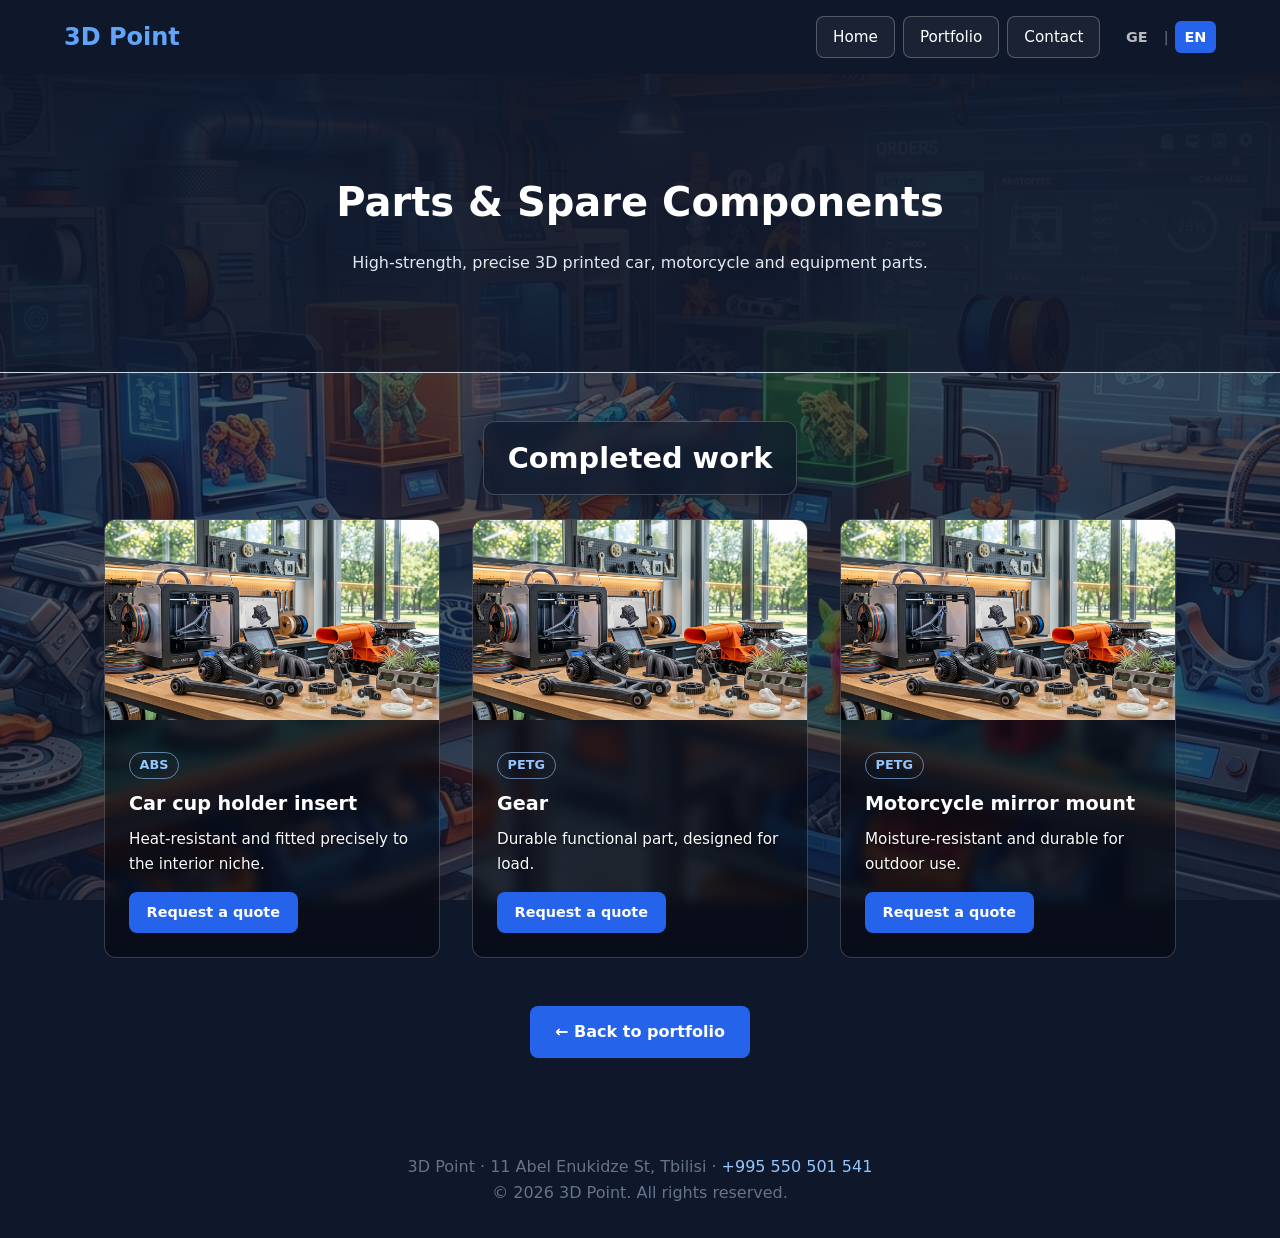
<file: parts-en.html>
<!DOCTYPE html>
<html lang="en">
<head>
    <meta charset="UTF-8">
    <meta name="viewport" content="width=device-width, initial-scale=1.0">
    <title>Parts & Spare Components - 3D Point</title>
    <meta name="description" content="High-strength, precise 3D printed car, motorcycle and equipment parts.">
    <link rel="alternate" hreflang="ka" href="https://www.3dpoint.ge/parts.html">
    <link rel="alternate" hreflang="en" href="https://www.3dpoint.ge/parts-en.html">
    <link rel="stylesheet" href="/style.css">
</head>
<body>

    <header>
        <div class="logo">3D Point</div>
        <div class="nav-container">
            <nav>
                <a href="index-en.html">Home</a>
                <a href="index-en.html#portfolio">Portfolio</a>
                <a href="index-en.html#contact">Contact</a>
            </nav>
            <div class="lang-switch">
                <a href="parts.html" class="lang-btn">GE</a>
                <span>|</span>
                <a href="parts-en.html" class="lang-btn active">EN</a>
            </div>
        </div>
    </header>

    <section class="hero">
        <h1>Parts & Spare Components</h1>
        <p>High-strength, precise 3D printed car, motorcycle and equipment parts.</p>
    </section>

    <h2 class="section-title">Completed work</h2>
    <!-- ნიმუში / SAMPLE: replace these cards with real products and photos -->
    <div class="grid">
        <div class="card">
            <img src="imager/parts_for cars.jpeg" alt="Car cup holder insert" loading="lazy">
            <div class="card-content">
                <span class="tag">ABS</span>
                <h3 class="card-title">Car cup holder insert</h3>
                <p class="card-text">Heat-resistant and fitted precisely to the interior niche.</p>
                <a class="btn-link btn-primary btn-sm" href="https://wa.me/995550501541?text=I%20would%20like%20a%20quote%20for%3A%20Car%20cup%20holder%20insert" target="_blank" rel="noopener">Request a quote</a>
            </div>
        </div>
        <div class="card">
            <img src="imager/parts_for cars.jpeg" alt="Gear" loading="lazy">
            <div class="card-content">
                <span class="tag">PETG</span>
                <h3 class="card-title">Gear</h3>
                <p class="card-text">Durable functional part, designed for load.</p>
                <a class="btn-link btn-primary btn-sm" href="https://wa.me/995550501541?text=I%20would%20like%20a%20quote%20for%3A%20Gear" target="_blank" rel="noopener">Request a quote</a>
            </div>
        </div>
        <div class="card">
            <img src="imager/parts_for cars.jpeg" alt="Motorcycle mirror mount" loading="lazy">
            <div class="card-content">
                <span class="tag">PETG</span>
                <h3 class="card-title">Motorcycle mirror mount</h3>
                <p class="card-text">Moisture-resistant and durable for outdoor use.</p>
                <a class="btn-link btn-primary btn-sm" href="https://wa.me/995550501541?text=I%20would%20like%20a%20quote%20for%3A%20Motorcycle%20mirror%20mount" target="_blank" rel="noopener">Request a quote</a>
            </div>
        </div>
    </div>

    <div style="text-align: center; margin: 3rem 0;">
        <a href="index-en.html#portfolio" class="btn-link btn-primary">&larr; Back to portfolio</a>
    </div>

    <footer>
        <p>3D Point · 11 Abel Enukidze St, Tbilisi · <a href="tel:+995550501541">+995 550 501 541</a></p>
        <p>&copy; 2026 3D Point. All rights reserved.</p>
    </footer>

    <div class="contact-bar">
        <a href="tel:+995550501541">Call</a>
        <a href="https://wa.me/995550501541" target="_blank" rel="noopener">WhatsApp</a>
    </div>

    <script src="/gallery.js" defer></script>
</body>
</html>
</file>
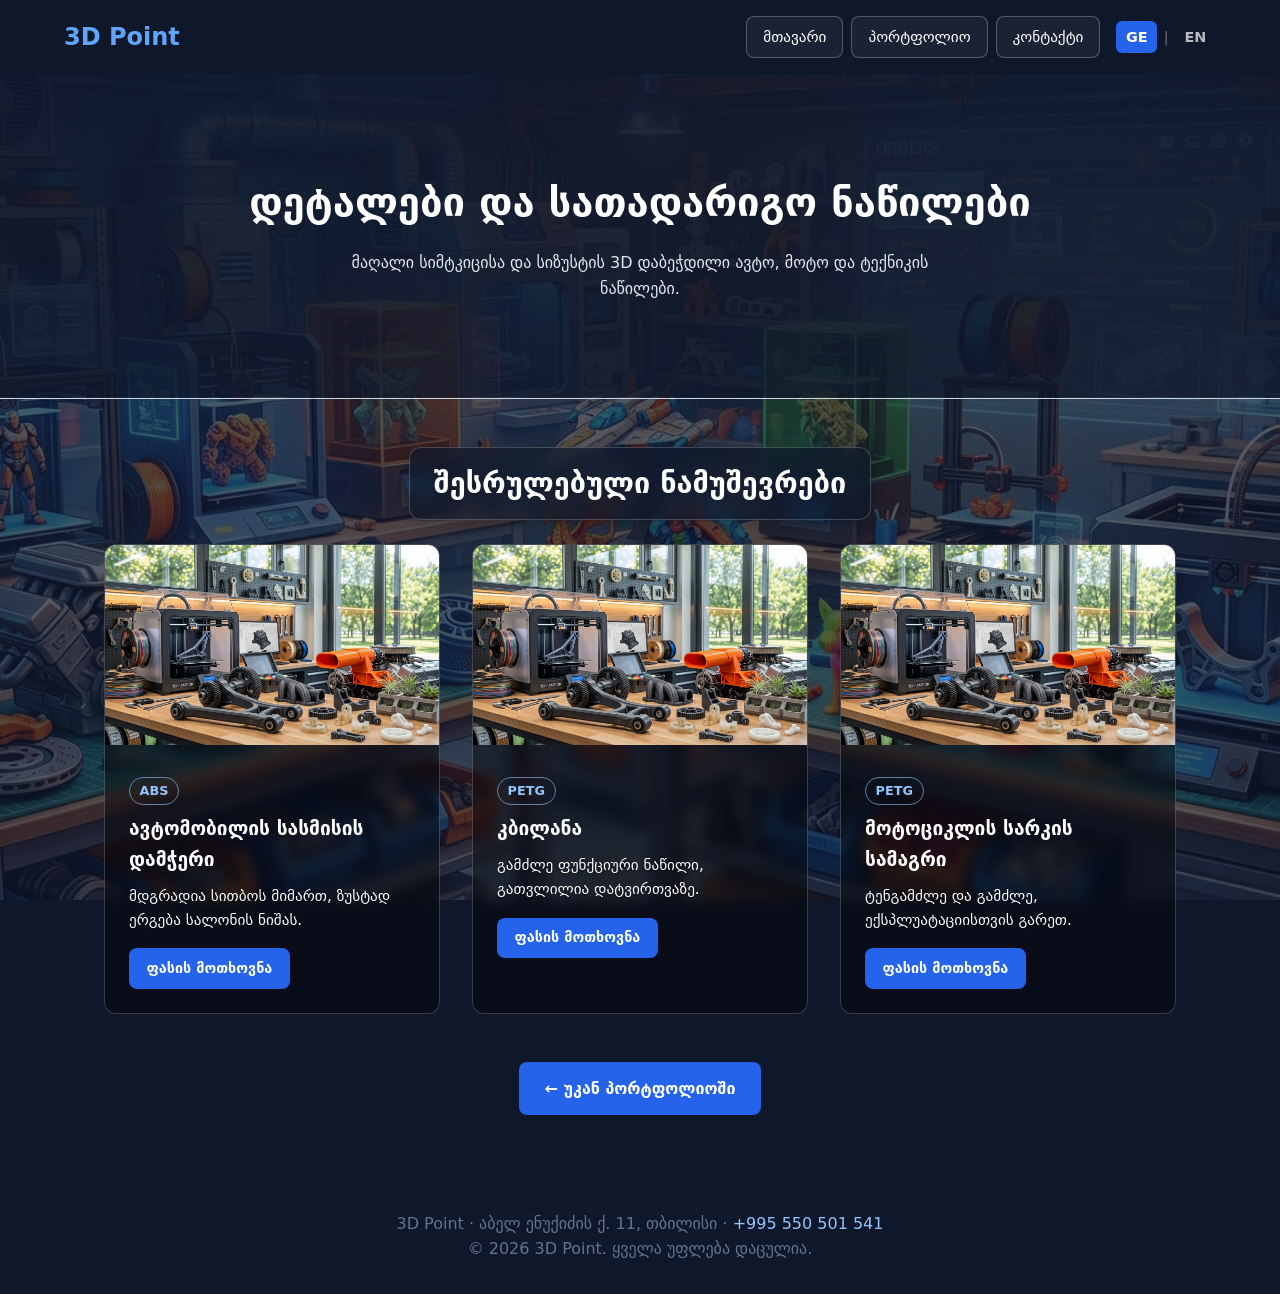
<file: parts.html>
<!DOCTYPE html>
<html lang="ka">
<head>
    <meta charset="UTF-8">
    <meta name="viewport" content="width=device-width, initial-scale=1.0">
    <title>დეტალები და სათადარიგო ნაწილები - 3D Point</title>
    <meta name="description" content="მაღალი სიმტკიცისა და სიზუსტის 3D დაბეჭდილი ავტო, მოტო და ტექნიკის ნაწილები.">
    <link rel="alternate" hreflang="ka" href="https://www.3dpoint.ge/parts.html">
    <link rel="alternate" hreflang="en" href="https://www.3dpoint.ge/parts-en.html">
    <link rel="stylesheet" href="/style.css">
</head>
<body>

    <header>
        <div class="logo">3D Point</div>
        <div class="nav-container">
            <nav>
                <a href="index.html">მთავარი</a>
                <a href="index.html#portfolio">პორტფოლიო</a>
                <a href="index.html#contact">კონტაქტი</a>
            </nav>
            <div class="lang-switch">
                <a href="parts.html" class="lang-btn active">GE</a>
                <span>|</span>
                <a href="parts-en.html" class="lang-btn">EN</a>
            </div>
        </div>
    </header>

    <section class="hero">
        <h1>დეტალები და სათადარიგო ნაწილები</h1>
        <p>მაღალი სიმტკიცისა და სიზუსტის 3D დაბეჭდილი ავტო, მოტო და ტექნიკის ნაწილები.</p>
    </section>

    <h2 class="section-title">შესრულებული ნამუშევრები</h2>
    <!-- ნიმუში / SAMPLE: replace these cards with real products and photos -->
    <div class="grid">
        <div class="card">
            <img src="imager/parts_for cars.jpeg" alt="ავტომობილის სასმისის დამჭერი" loading="lazy">
            <div class="card-content">
                <span class="tag">ABS</span>
                <h3 class="card-title">ავტომობილის სასმისის დამჭერი</h3>
                <p class="card-text">მდგრადია სითბოს მიმართ, ზუსტად ერგება სალონის ნიშას.</p>
                <a class="btn-link btn-primary btn-sm" href="https://wa.me/995550501541?text=%E1%83%9B%E1%83%98%E1%83%9C%E1%83%93%E1%83%90%20%E1%83%A4%E1%83%90%E1%83%A1%E1%83%98%E1%83%A1%20%E1%83%92%E1%83%90%E1%83%92%E1%83%94%E1%83%91%E1%83%90%3A%20%E1%83%90%E1%83%95%E1%83%A2%E1%83%9D%E1%83%9B%E1%83%9D%E1%83%91%E1%83%98%E1%83%9A%E1%83%98%E1%83%A1%20%E1%83%A1%E1%83%90%E1%83%A1%E1%83%9B%E1%83%98%E1%83%A1%E1%83%98%E1%83%A1%20%E1%83%93%E1%83%90%E1%83%9B%E1%83%AD%E1%83%94%E1%83%A0%E1%83%98" target="_blank" rel="noopener">ფასის მოთხოვნა</a>
            </div>
        </div>
        <div class="card">
            <img src="imager/parts_for cars.jpeg" alt="კბილანა" loading="lazy">
            <div class="card-content">
                <span class="tag">PETG</span>
                <h3 class="card-title">კბილანა</h3>
                <p class="card-text">გამძლე ფუნქციური ნაწილი, გათვლილია დატვირთვაზე.</p>
                <a class="btn-link btn-primary btn-sm" href="https://wa.me/995550501541?text=%E1%83%9B%E1%83%98%E1%83%9C%E1%83%93%E1%83%90%20%E1%83%A4%E1%83%90%E1%83%A1%E1%83%98%E1%83%A1%20%E1%83%92%E1%83%90%E1%83%92%E1%83%94%E1%83%91%E1%83%90%3A%20%E1%83%99%E1%83%91%E1%83%98%E1%83%9A%E1%83%90%E1%83%9C%E1%83%90" target="_blank" rel="noopener">ფასის მოთხოვნა</a>
            </div>
        </div>
        <div class="card">
            <img src="imager/parts_for cars.jpeg" alt="მოტოციკლის სარკის სამაგრი" loading="lazy">
            <div class="card-content">
                <span class="tag">PETG</span>
                <h3 class="card-title">მოტოციკლის სარკის სამაგრი</h3>
                <p class="card-text">ტენგამძლე და გამძლე, ექსპლუატაციისთვის გარეთ.</p>
                <a class="btn-link btn-primary btn-sm" href="https://wa.me/995550501541?text=%E1%83%9B%E1%83%98%E1%83%9C%E1%83%93%E1%83%90%20%E1%83%A4%E1%83%90%E1%83%A1%E1%83%98%E1%83%A1%20%E1%83%92%E1%83%90%E1%83%92%E1%83%94%E1%83%91%E1%83%90%3A%20%E1%83%9B%E1%83%9D%E1%83%A2%E1%83%9D%E1%83%AA%E1%83%98%E1%83%99%E1%83%9A%E1%83%98%E1%83%A1%20%E1%83%A1%E1%83%90%E1%83%A0%E1%83%99%E1%83%98%E1%83%A1%20%E1%83%A1%E1%83%90%E1%83%9B%E1%83%90%E1%83%92%E1%83%A0%E1%83%98" target="_blank" rel="noopener">ფასის მოთხოვნა</a>
            </div>
        </div>
    </div>

    <div style="text-align: center; margin: 3rem 0;">
        <a href="index.html#portfolio" class="btn-link btn-primary">&larr; უკან პორტფოლიოში</a>
    </div>

    <footer>
        <p>3D Point · აბელ ენუქიძის ქ. 11, თბილისი · <a href="tel:+995550501541">+995 550 501 541</a></p>
        <p>&copy; 2026 3D Point. ყველა უფლება დაცულია.</p>
    </footer>

    <div class="contact-bar">
        <a href="tel:+995550501541">დარეკვა</a>
        <a href="https://wa.me/995550501541" target="_blank" rel="noopener">WhatsApp</a>
    </div>

    <script src="/gallery.js" defer></script>
</body>
</html>
</file>
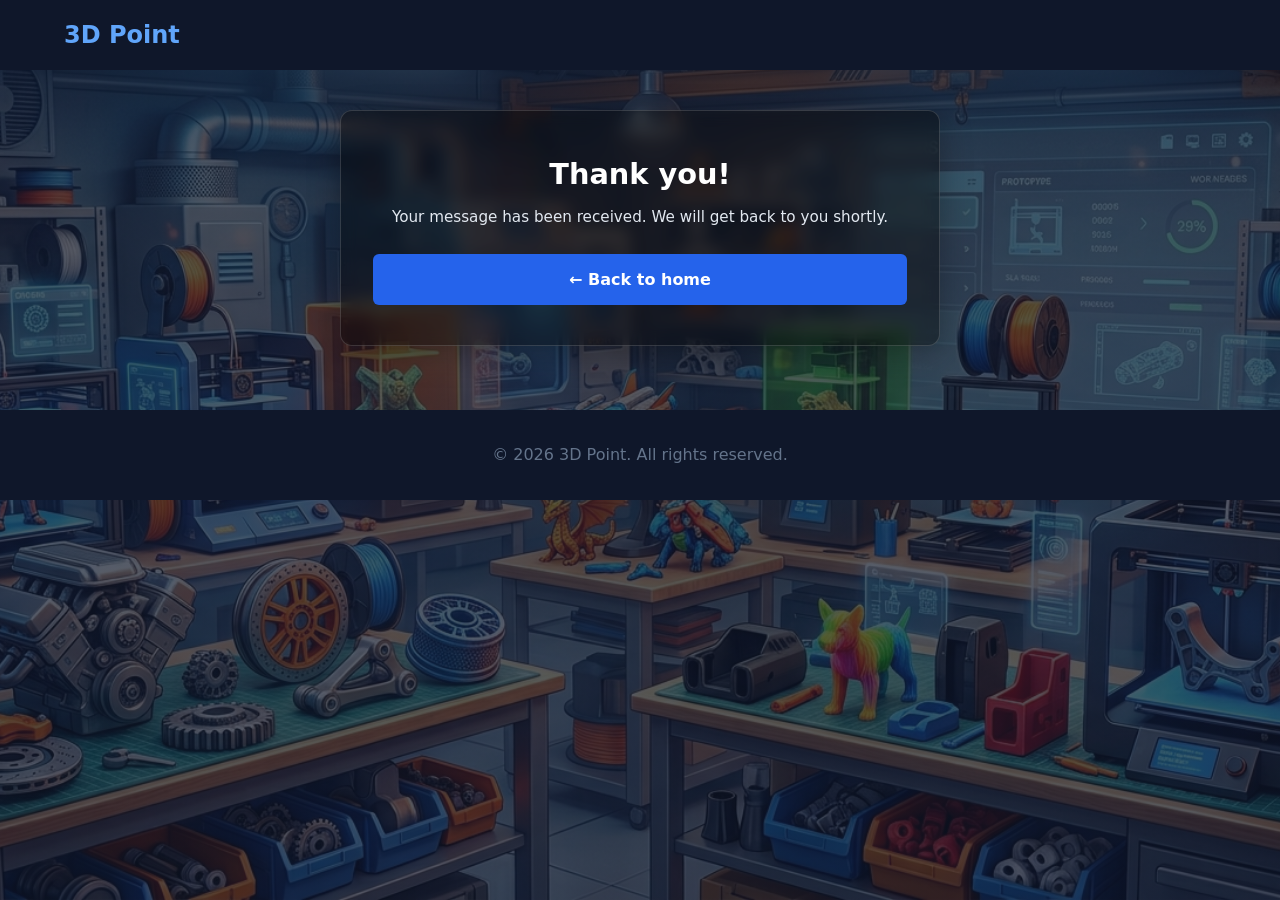
<file: thanks-en.html>
<!DOCTYPE html>
<html lang="en">
<head>
    <meta charset="UTF-8">
    <meta name="viewport" content="width=device-width, initial-scale=1.0">
    <title>Thank You | 3D Point</title>
    <link rel="stylesheet" href="/style.css">
</head>
<body>
    <header>
        <h1>3D Point</h1>
    </header>

    <div class="form-container" style="text-align:center; margin-top:40px;">
        <h2>Thank you!</h2>
        <p class="subtitle">Your message has been received. We will get back to you shortly.</p>
        <a href="index-en.html" class="btn" style="display:inline-block; text-decoration:none;">&larr; Back to home</a>
    </div>

    <footer>
        <p>&copy; 2026 3D Point. All rights reserved.</p>
    </footer>
</body>
</html>
</file>
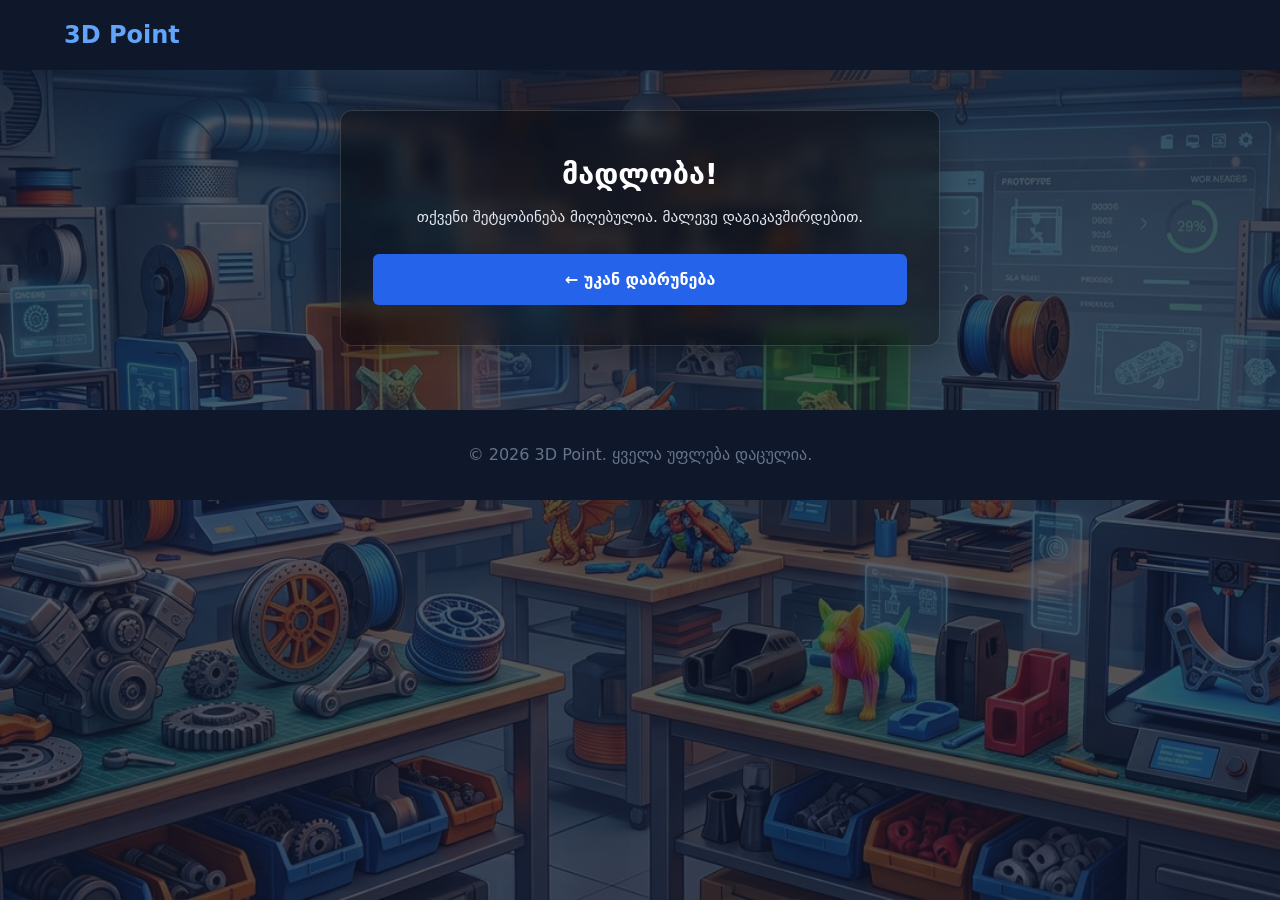
<file: thanks.html>
<!DOCTYPE html>
<html lang="ka">
<head>
    <meta charset="UTF-8">
    <meta name="viewport" content="width=device-width, initial-scale=1.0">
    <title>მადლობა | 3D Point</title>
    <link rel="stylesheet" href="style.css">
</head>
<body>
    <header>
        <h1>3D Point</h1>
    </header>

    <div class="form-container" style="text-align:center; margin-top:40px;">
        <h2>მადლობა!</h2>
        <p class="subtitle">თქვენი შეტყობინება მიღებულია. მალევე დაგიკავშირდებით.</p>
        <a href="index.html" class="btn" style="display:inline-block; text-decoration:none;">&larr; უკან დაბრუნება</a>
    </div>

    <footer>
        <p>&copy; 2026 3D Point. ყველა უფლება დაცულია.</p>
    </footer>
</body>
</html>
</file>
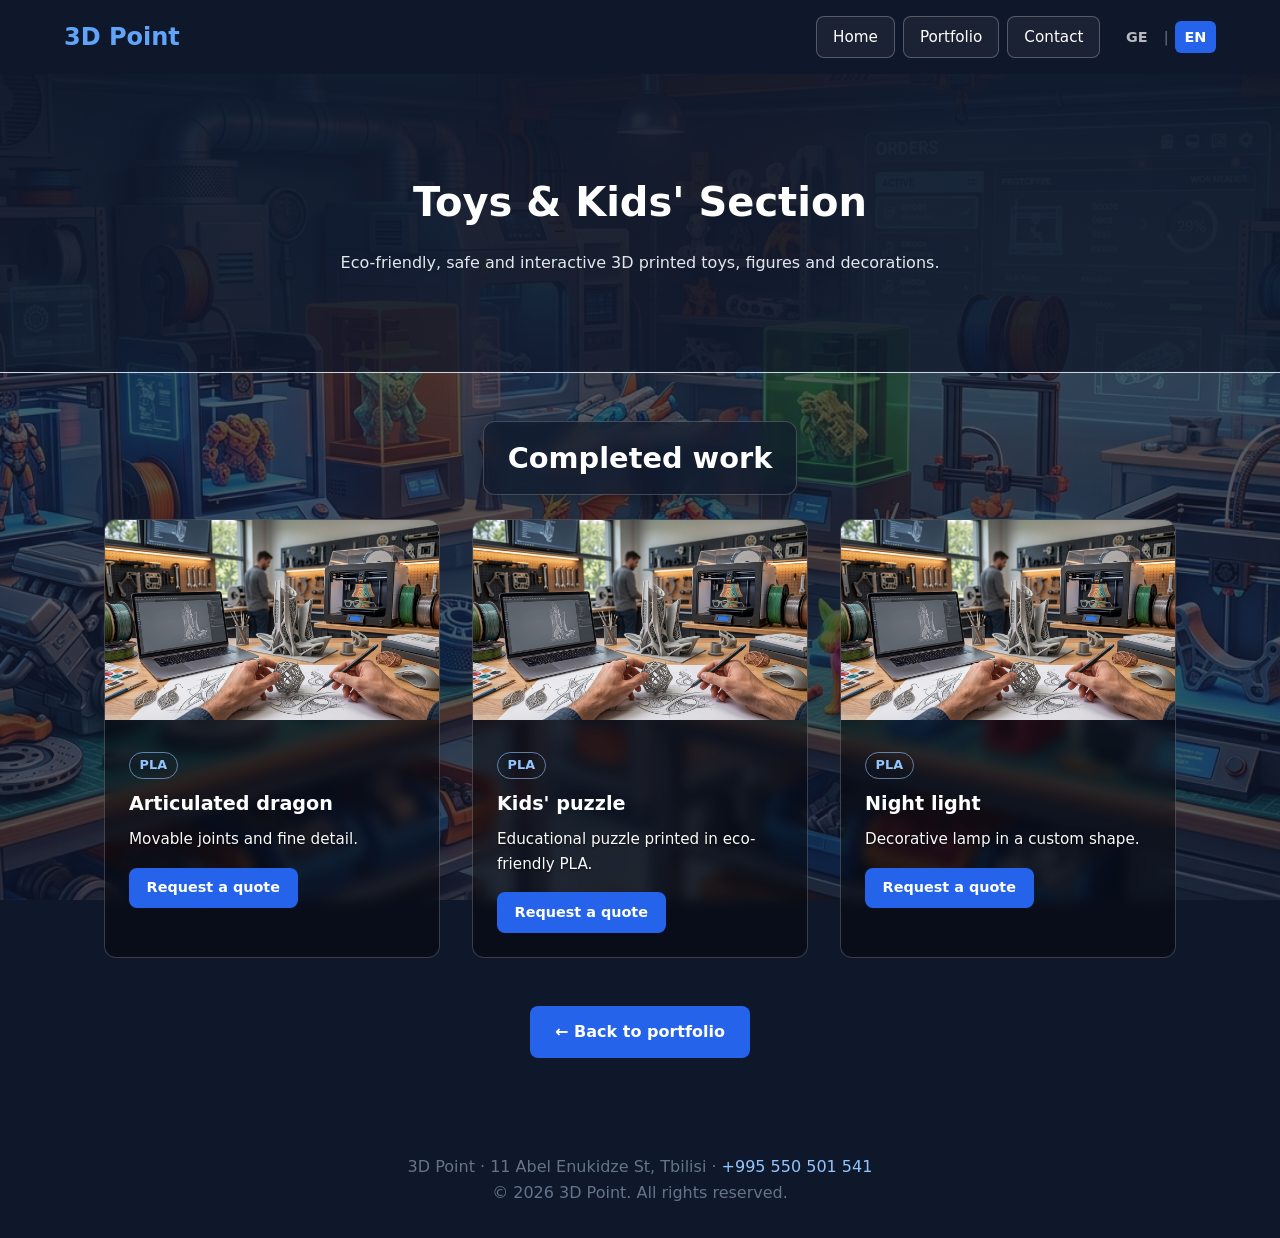
<file: toys-en.html>
<!DOCTYPE html>
<html lang="en">
<head>
    <meta charset="UTF-8">
    <meta name="viewport" content="width=device-width, initial-scale=1.0">
    <title>Toys & Kids' Section - 3D Point</title>
    <meta name="description" content="Eco-friendly, safe and interactive 3D printed toys, figures and decorations.">
    <link rel="alternate" hreflang="ka" href="https://www.3dpoint.ge/toys.html">
    <link rel="alternate" hreflang="en" href="https://www.3dpoint.ge/toys-en.html">
    <link rel="stylesheet" href="/style.css">
</head>
<body>

    <header>
        <div class="logo">3D Point</div>
        <div class="nav-container">
            <nav>
                <a href="index-en.html">Home</a>
                <a href="index-en.html#portfolio">Portfolio</a>
                <a href="index-en.html#contact">Contact</a>
            </nav>
            <div class="lang-switch">
                <a href="toys.html" class="lang-btn">GE</a>
                <span>|</span>
                <a href="toys-en.html" class="lang-btn active">EN</a>
            </div>
        </div>
    </header>

    <section class="hero">
        <h1>Toys & Kids' Section</h1>
        <p>Eco-friendly, safe and interactive 3D printed toys, figures and decorations.</p>
    </section>

    <h2 class="section-title">Completed work</h2>
    <!-- ნიმუში / SAMPLE: replace these cards with real products and photos -->
    <div class="grid">
        <div class="card">
            <img src="imager/your_design.jpeg" alt="Articulated dragon" loading="lazy">
            <div class="card-content">
                <span class="tag">PLA</span>
                <h3 class="card-title">Articulated dragon</h3>
                <p class="card-text">Movable joints and fine detail.</p>
                <a class="btn-link btn-primary btn-sm" href="https://wa.me/995550501541?text=I%20would%20like%20a%20quote%20for%3A%20Articulated%20dragon" target="_blank" rel="noopener">Request a quote</a>
            </div>
        </div>
        <div class="card">
            <img src="imager/your_design.jpeg" alt="Kids' puzzle" loading="lazy">
            <div class="card-content">
                <span class="tag">PLA</span>
                <h3 class="card-title">Kids' puzzle</h3>
                <p class="card-text">Educational puzzle printed in eco-friendly PLA.</p>
                <a class="btn-link btn-primary btn-sm" href="https://wa.me/995550501541?text=I%20would%20like%20a%20quote%20for%3A%20Kids%27%20puzzle" target="_blank" rel="noopener">Request a quote</a>
            </div>
        </div>
        <div class="card">
            <img src="imager/your_design.jpeg" alt="Night light" loading="lazy">
            <div class="card-content">
                <span class="tag">PLA</span>
                <h3 class="card-title">Night light</h3>
                <p class="card-text">Decorative lamp in a custom shape.</p>
                <a class="btn-link btn-primary btn-sm" href="https://wa.me/995550501541?text=I%20would%20like%20a%20quote%20for%3A%20Night%20light" target="_blank" rel="noopener">Request a quote</a>
            </div>
        </div>
    </div>

    <div style="text-align: center; margin: 3rem 0;">
        <a href="index-en.html#portfolio" class="btn-link btn-primary">&larr; Back to portfolio</a>
    </div>

    <footer>
        <p>3D Point · 11 Abel Enukidze St, Tbilisi · <a href="tel:+995550501541">+995 550 501 541</a></p>
        <p>&copy; 2026 3D Point. All rights reserved.</p>
    </footer>

    <div class="contact-bar">
        <a href="tel:+995550501541">Call</a>
        <a href="https://wa.me/995550501541" target="_blank" rel="noopener">WhatsApp</a>
    </div>

    <script src="/gallery.js" defer></script>
</body>
</html>
</file>
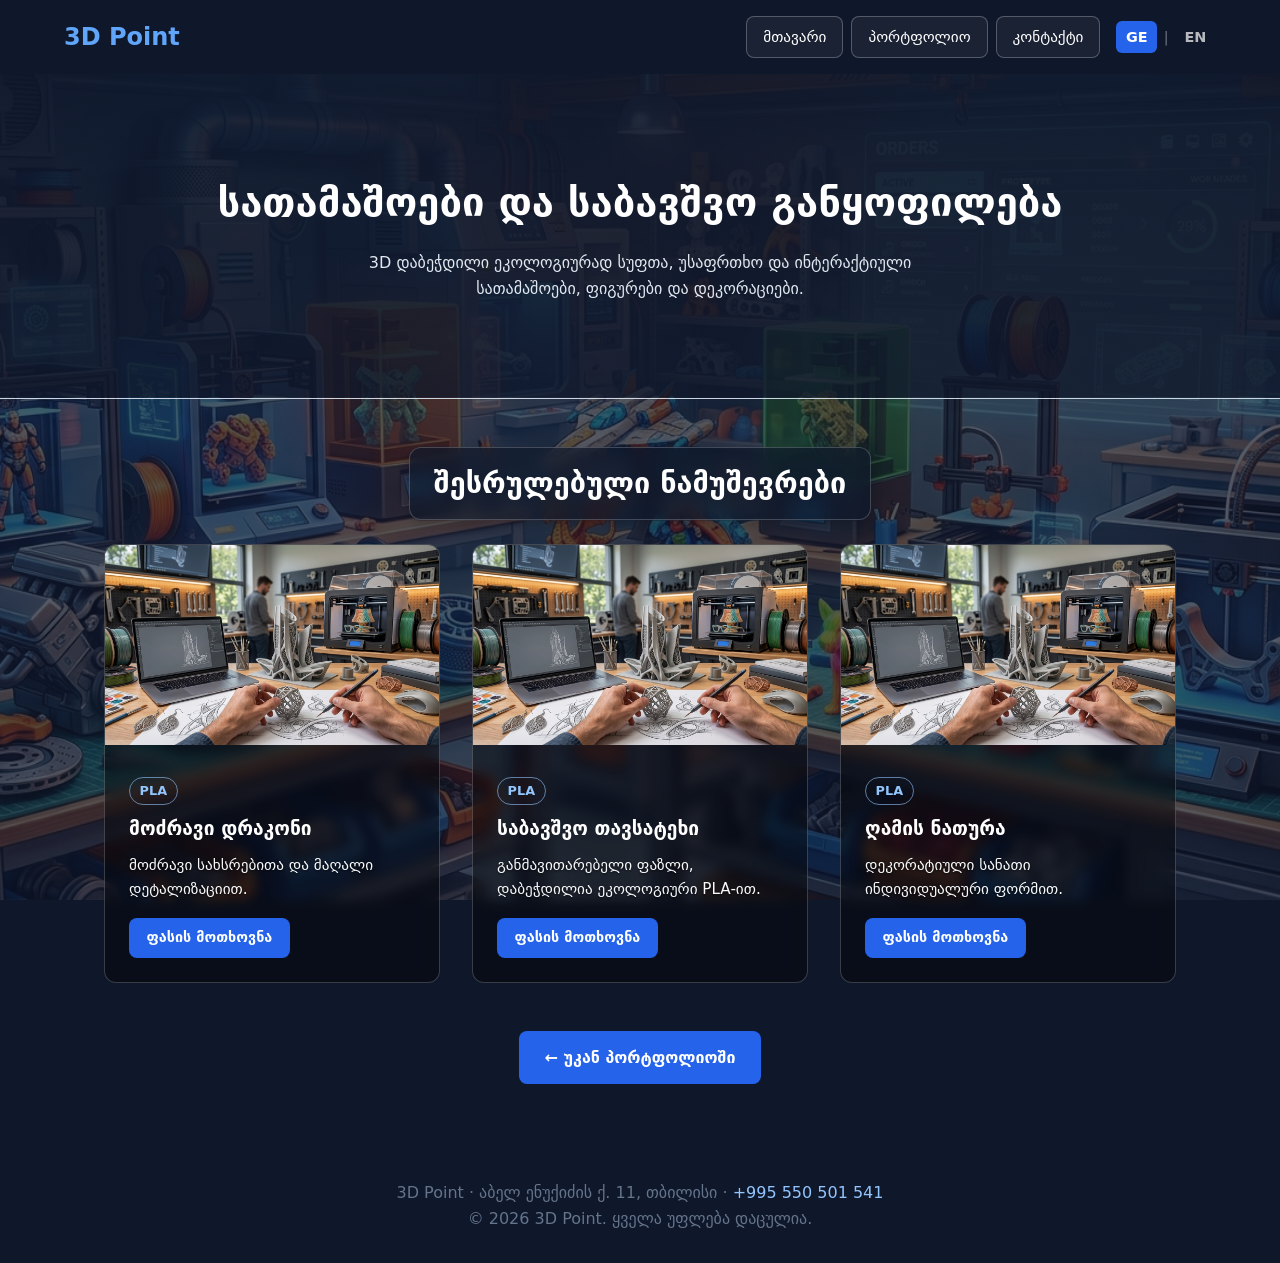
<file: toys.html>
<!DOCTYPE html>
<html lang="ka">
<head>
    <meta charset="UTF-8">
    <meta name="viewport" content="width=device-width, initial-scale=1.0">
    <title>სათამაშოები და საბავშვო განყოფილება - 3D Point</title>
    <meta name="description" content="3D დაბეჭდილი ეკოლოგიურად სუფთა, უსაფრთხო და ინტერაქტიული სათამაშოები, ფიგურები და დეკორაციები.">
    <link rel="alternate" hreflang="ka" href="https://www.3dpoint.ge/toys.html">
    <link rel="alternate" hreflang="en" href="https://www.3dpoint.ge/toys-en.html">
    <link rel="stylesheet" href="/style.css">
</head>
<body>

    <header>
        <div class="logo">3D Point</div>
        <div class="nav-container">
            <nav>
                <a href="index.html">მთავარი</a>
                <a href="index.html#portfolio">პორტფოლიო</a>
                <a href="index.html#contact">კონტაქტი</a>
            </nav>
            <div class="lang-switch">
                <a href="toys.html" class="lang-btn active">GE</a>
                <span>|</span>
                <a href="toys-en.html" class="lang-btn">EN</a>
            </div>
        </div>
    </header>

    <section class="hero">
        <h1>სათამაშოები და საბავშვო განყოფილება</h1>
        <p>3D დაბეჭდილი ეკოლოგიურად სუფთა, უსაფრთხო და ინტერაქტიული სათამაშოები, ფიგურები და დეკორაციები.</p>
    </section>

    <h2 class="section-title">შესრულებული ნამუშევრები</h2>
    <!-- ნიმუში / SAMPLE: replace these cards with real products and photos -->
    <div class="grid">
        <div class="card">
            <img src="imager/your_design.jpeg" alt="მოძრავი დრაკონი" loading="lazy">
            <div class="card-content">
                <span class="tag">PLA</span>
                <h3 class="card-title">მოძრავი დრაკონი</h3>
                <p class="card-text">მოძრავი სახსრებითა და მაღალი დეტალიზაციით.</p>
                <a class="btn-link btn-primary btn-sm" href="https://wa.me/995550501541?text=%E1%83%9B%E1%83%98%E1%83%9C%E1%83%93%E1%83%90%20%E1%83%A4%E1%83%90%E1%83%A1%E1%83%98%E1%83%A1%20%E1%83%92%E1%83%90%E1%83%92%E1%83%94%E1%83%91%E1%83%90%3A%20%E1%83%9B%E1%83%9D%E1%83%AB%E1%83%A0%E1%83%90%E1%83%95%E1%83%98%20%E1%83%93%E1%83%A0%E1%83%90%E1%83%99%E1%83%9D%E1%83%9C%E1%83%98" target="_blank" rel="noopener">ფასის მოთხოვნა</a>
            </div>
        </div>
        <div class="card">
            <img src="imager/your_design.jpeg" alt="საბავშვო თავსატეხი" loading="lazy">
            <div class="card-content">
                <span class="tag">PLA</span>
                <h3 class="card-title">საბავშვო თავსატეხი</h3>
                <p class="card-text">განმავითარებელი ფაზლი, დაბეჭდილია ეკოლოგიური PLA-ით.</p>
                <a class="btn-link btn-primary btn-sm" href="https://wa.me/995550501541?text=%E1%83%9B%E1%83%98%E1%83%9C%E1%83%93%E1%83%90%20%E1%83%A4%E1%83%90%E1%83%A1%E1%83%98%E1%83%A1%20%E1%83%92%E1%83%90%E1%83%92%E1%83%94%E1%83%91%E1%83%90%3A%20%E1%83%A1%E1%83%90%E1%83%91%E1%83%90%E1%83%95%E1%83%A8%E1%83%95%E1%83%9D%20%E1%83%97%E1%83%90%E1%83%95%E1%83%A1%E1%83%90%E1%83%A2%E1%83%94%E1%83%AE%E1%83%98" target="_blank" rel="noopener">ფასის მოთხოვნა</a>
            </div>
        </div>
        <div class="card">
            <img src="imager/your_design.jpeg" alt="ღამის ნათურა" loading="lazy">
            <div class="card-content">
                <span class="tag">PLA</span>
                <h3 class="card-title">ღამის ნათურა</h3>
                <p class="card-text">დეკორატიული სანათი ინდივიდუალური ფორმით.</p>
                <a class="btn-link btn-primary btn-sm" href="https://wa.me/995550501541?text=%E1%83%9B%E1%83%98%E1%83%9C%E1%83%93%E1%83%90%20%E1%83%A4%E1%83%90%E1%83%A1%E1%83%98%E1%83%A1%20%E1%83%92%E1%83%90%E1%83%92%E1%83%94%E1%83%91%E1%83%90%3A%20%E1%83%A6%E1%83%90%E1%83%9B%E1%83%98%E1%83%A1%20%E1%83%9C%E1%83%90%E1%83%97%E1%83%A3%E1%83%A0%E1%83%90" target="_blank" rel="noopener">ფასის მოთხოვნა</a>
            </div>
        </div>
    </div>

    <div style="text-align: center; margin: 3rem 0;">
        <a href="index.html#portfolio" class="btn-link btn-primary">&larr; უკან პორტფოლიოში</a>
    </div>

    <footer>
        <p>3D Point · აბელ ენუქიძის ქ. 11, თბილისი · <a href="tel:+995550501541">+995 550 501 541</a></p>
        <p>&copy; 2026 3D Point. ყველა უფლება დაცულია.</p>
    </footer>

    <div class="contact-bar">
        <a href="tel:+995550501541">დარეკვა</a>
        <a href="https://wa.me/995550501541" target="_blank" rel="noopener">WhatsApp</a>
    </div>

    <script src="/gallery.js" defer></script>
</body>
</html>
</file>
<file: style.css>
/* ძირითადი ფერების ცვლადები */
:root {
    --primary: #2563eb;
    --bg-color: #f8fafc;
    --text-color: #0f172a;
    --card-bg: #ffffff;
    --header-bg: #0f172a;
    --header-text: #ffffff;
    --text-secondary: #64748b;
    --border-color: #cbd5e1;
    --viewer-bg: #f1f5f9;
}

* { 
    box-sizing: border-box; 
    margin: 0; 
    padding: 0; 
    font-family: system-ui, -apple-system, sans-serif; 
}

body { 
    background-image: url('imager/background.jpeg'); 
    background-size: cover;
    background-position: center;
    background-repeat: no-repeat;
    background-attachment: fixed;
    color: var(--text-color); 
    line-height: 1.6; 
}

header { 
    background: var(--header-bg); 
    color: var(--header-text); 
    padding: 1rem 5%; 
    display: flex; 
    justify-content: space-between; 
    align-items: center; 
}

header h1 { 
    font-size: 1.5rem; 
    color: #60a5fa; 
}

/* ნავიგაცია და ღილაკების სტილი */
.nav-container { 
    display: flex; 
    align-items: center; 
    gap: 1rem; 
}

nav { 
    display: flex; 
    gap: 0.5rem; 
}

nav a { 
    color: var(--header-text); 
    text-decoration: none; 
    font-weight: 500; 
    padding: 0.5rem 1rem;
    border: 1px solid rgba(255, 255, 255, 0.25);
    border-radius: 8px;
    background: rgba(255, 255, 255, 0.05);
    transition: all 0.2s ease-in-out;
    font-size: 0.95rem;
    display: inline-block;
}

nav a:hover {
    background: var(--primary);
    border-color: var(--primary);
    color: #ffffff;
    transform: translateY(-2px);
    box-shadow: 0 4px 12px rgba(37, 99, 235, 0.3);
}

nav a:active {
    transform: translateY(0);
    box-shadow: none;
}

.hero { 
    text-align: center; 
    padding: 6rem 5%; 
    background-image: linear-gradient(rgba(15, 23, 42, 0.75), rgba(15, 23, 42, 0.75));
    background-size: cover;
    background-position: center;
    background-repeat: no-repeat;
    color: #ffffff;
    border-bottom: 1px solid var(--border-color); 
}

.hero h2 { 
    font-size: 2.5rem; 
    margin-bottom: 1rem; 
    color: #ffffff;
}

.hero p { 
    color: #e2e8f0; 
    max-width: 600px; 
    margin: 0 auto; 
}

.section-title { 
    text-align: center; 
    margin: 3rem auto 1.5rem; 
    font-size: 1.8rem; 
    color: #ffffff;
    background: rgba(15, 23, 42, 0.65); 
    border: 1px solid rgba(255, 255, 255, 0.2); 
    border-radius: 12px; 
    padding: 0.8rem 1.5rem; 
    max-width: max-content; 
    backdrop-filter: blur(8px); 
    box-shadow: 0 4px 12px rgba(0, 0, 0, 0.2);
}

/* 3D Viewer Section */
.viewer-container { 
    max-width: 900px; 
    margin: 0 auto; 
    padding: 0 5%; 
}

model-viewer { 
    width: 100%; 
    height: 400px; 
    background-image: url('https://images.unsplash.com/photo-1506703719100-a0f3a48c0f86?auto=format&fit=crop&w=1200&q=80');
    background-size: cover;
    background-position: center;
    border-radius: 12px; 
}

/* Portfolio Grid */
.grid { 
    display: grid; 
    grid-template-columns: repeat(auto-fit, minmax(280px, 1fr)); 
    gap: 2rem; 
    padding: 0 5%; 
    max-width: 1200px; 
    margin: 0 auto; 
}

.card { 
    background: rgba(0, 0, 0, 0.4); 
    backdrop-filter: blur(6px); 
    border-radius: 12px; 
    overflow: hidden; 
    border: 1px solid rgba(255, 255, 255, 0.2); 
    box-shadow: none; 
}

.card img { 
    width: 100%; 
    height: 200px; 
    object-fit: cover; 
}

.card-content { 
    padding: 1.5rem; 
    background: transparent; 
}

.card-title { 
    font-size: 1.2rem; 
    margin-bottom: 0.5rem; 
    color: #ffffff; 
}

.card-text { 
    color: #f8fafc; 
    font-size: 0.95rem;
    text-shadow: 0 1px 3px rgba(0, 0, 0, 0.8); 
}

/* Card Link Styles */
.card-link {
    text-decoration: none;
    color: inherit;
    display: block;
    transition: transform 0.2s ease, box-shadow 0.2s ease;
}

.card-link:hover {
    transform: translateY(-5px);
}

.more-btn {
    display: inline-block;
    margin-top: 1rem;
    color: #60a5fa;
    font-weight: 600;
    font-size: 0.9rem;
}

/* Contact & Order Form */
.form-container { 
    max-width: 600px; 
    margin: 3rem auto; 
    padding: 2.5rem 2rem; 
    background: rgba(0, 0, 0, 0.4); 
    backdrop-filter: blur(8px); 
    border-radius: 12px; 
    border: 1px solid rgba(255, 255, 255, 0.15); 
    color: #ffffff; 
    box-shadow: 0 8px 32px rgba(0, 0, 0, 0.3);
}

.form-container h2 { 
    text-align: center; 
    font-size: 1.8rem; 
    margin-bottom: 0.5rem; 
    color: #ffffff;
}

.form-container p.subtitle { 
    text-align: center; 
    color: #e2e8f0; 
    margin-bottom: 1.5rem; 
    font-size: 0.95rem; 
}

.form-group { 
    margin-bottom: 1.2rem; 
}

.form-group label { 
    display: block; 
    margin-bottom: 0.5rem; 
    font-weight: 500; 
    color: #ffffff;
}

.form-group input, 
.form-group textarea { 
    width: 100%; 
    padding: 0.8rem; 
    border: 1px solid rgba(255, 255, 255, 0.25); 
    border-radius: 6px; 
    font-size: 1rem; 
    background: rgba(255, 255, 255, 0.1); 
    color: #ffffff; 
}

.form-group input::placeholder,
.form-group textarea::placeholder {
    color: rgba(255, 255, 255, 0.6); 
}

.form-group input:focus,
.form-group textarea:focus {
    outline: none;
    border-color: #ffffff;
    background: rgba(255, 255, 255, 0.18);
}

.form-hint { 
    font-size: 0.85rem; 
    color: #cbd5e1; 
    margin-top: 0.3rem; 
}

.btn { 
    background: var(--primary); 
    color: white; 
    padding: 0.8rem 1.5rem; 
    border: none; 
    border-radius: 6px; 
    font-size: 1rem; 
    cursor: pointer; 
    width: 100%; 
    font-weight: 600; 
    transition: background 0.2s ease-in-out;
}

.btn:hover { 
    background: #1d4ed8; 
}

footer { 
    text-align: center; 
    padding: 2rem; 
    background: var(--header-bg); 
    color: var(--text-secondary); 
    margin-top: 4rem; 
}

/* =========================================================
   📱 Mobile & Tablet Responsive Styles (მობილურის ადაპტაცია)
   ========================================================= */

@media (max-width: 768px) {
    header {
        flex-direction: column;
        gap: 1rem;
        padding: 1rem;
        text-align: center;
    }

    .nav-container {
        width: 100%;
        justify-content: center;
        flex-wrap: wrap;
    }

    nav {
        flex-wrap: wrap;
        justify-content: center;
        gap: 0.4rem;
    }

    nav a {
        padding: 0.4rem 0.75rem;
        font-size: 0.85rem;
    }

    .hero {
        padding: 3rem 1.2rem;
    }

    .hero h2 {
        font-size: 1.75rem;
    }

    .hero p {
        font-size: 0.95rem;
    }

    .section-title {
        font-size: 1.3rem;
        padding: 0.6rem 1rem;
        margin: 2rem auto 1rem;
        max-width: 90%;
    }

    model-viewer {
        height: 300px;
    }

    .grid {
        grid-template-columns: 1fr;
        gap: 1.5rem;
        padding: 0 4%;
    }

    .form-container {
        margin: 2rem 4%;
        padding: 1.5rem 1.2rem;
    }

    .form-container h2 {
        font-size: 1.4rem;
    }

    .form-group input, 
    .form-group textarea {
        font-size: 16px;
    }
}

/* Language Switcher Button Styles */
.lang-switch {
    display: flex;
    align-items: center;
    gap: 0.4rem;
    color: rgba(255, 255, 255, 0.4);
    font-size: 0.9rem;
}

.lang-btn {
    color: rgba(255, 255, 255, 0.7);
    text-decoration: none;
    font-weight: 600;
    padding: 0.3rem 0.6rem;
    border-radius: 6px;
    transition: all 0.2s ease-in-out;
}

.lang-btn:hover {
    color: #ffffff;
    background: rgba(255, 255, 255, 0.1);
}

.lang-btn.active {
    color: #ffffff;
    background: var(--primary);
}

/* =========================================================
   ეტაპი 1: დაამატე ეს ბლოკი style.css-ის ბოლოს (არაფერი წაშალო)
   ========================================================= */

/* ფონი: ფიქსირებული სურათი pseudo-ელემენტზე (მუშაობს iPhone-ზეც) */
body {
    background-image: none;
    background-color: #0f172a;
}
body::before {
    content: "";
    position: fixed;
    inset: 0;
    z-index: -1;
    background: linear-gradient(rgba(15, 23, 42, 0.7), rgba(15, 23, 42, 0.7)),
                url('imager/background.jpeg') center / cover no-repeat;
}

/* ლოგო (h1-ის ნაცვლად) */
.logo {
    font-size: 1.5rem;
    font-weight: 700;
    color: #60a5fa;
}

/* hero: h1 იგივე სტილით, რაც ადრე h2-ს ჰქონდა */
.hero h1 {
    font-size: clamp(1.75rem, 5vw, 2.5rem);
    margin-bottom: 1rem;
    color: #ffffff;
}
.hero-actions {
    display: flex;
    flex-wrap: wrap;
    gap: 0.8rem;
    justify-content: center;
    margin-top: 1.8rem;
}
.btn-link {
    display: inline-block;
    padding: 0.85rem 1.6rem;
    border-radius: 8px;
    font-weight: 600;
    text-decoration: none;
    transition: background 0.2s ease-in-out;
}
.btn-primary { background: var(--primary); color: #ffffff; }
.btn-primary:hover { background: #1d4ed8; }
.btn-ghost { border: 1px solid rgba(255, 255, 255, 0.5); color: #ffffff; }
.btn-ghost:hover { background: rgba(255, 255, 255, 0.12); }

/* როგორ ვმუშაობთ */
.steps {
    list-style: none;
    counter-reset: step;
    display: grid;
    grid-template-columns: repeat(auto-fit, minmax(220px, 1fr));
    gap: 1.2rem;
    max-width: 1200px;
    margin: 0 auto;
    padding: 0 5%;
}
.steps li {
    counter-increment: step;
    background: rgba(15, 23, 42, 0.85);
    border: 1px solid rgba(255, 255, 255, 0.15);
    border-radius: 12px;
    padding: 1.4rem;
    color: #f8fafc;
}
.steps li::before {
    content: counter(step);
    display: inline-flex;
    align-items: center;
    justify-content: center;
    width: 2rem;
    height: 2rem;
    margin-bottom: 0.7rem;
    border-radius: 50%;
    background: var(--primary);
    font-weight: 700;
}
.steps h3 { font-size: 1.05rem; margin-bottom: 0.4rem; }
.steps p { font-size: 0.92rem; color: #e2e8f0; }

/* მასალები */
.materials {
    display: grid;
    grid-template-columns: repeat(auto-fit, minmax(220px, 1fr));
    gap: 1.2rem;
    max-width: 1200px;
    margin: 0 auto;
    padding: 0 5%;
}
.materials div {
    background: rgba(15, 23, 42, 0.85);
    border: 1px solid rgba(255, 255, 255, 0.15);
    border-radius: 12px;
    padding: 1.4rem;
    color: #f8fafc;
}
.materials h3 { color: #60a5fa; margin-bottom: 0.4rem; }
.materials p { font-size: 0.92rem; color: #e2e8f0; }

/* ხილული კონტაქტი */
.contact-info {
    max-width: 700px;
    margin: 3rem auto 0;
    padding: 1.8rem 2rem;
    background: rgba(15, 23, 42, 0.85);
    border: 1px solid rgba(255, 255, 255, 0.15);
    border-radius: 12px;
    color: #ffffff;
}
.contact-info h2 { font-size: 1.4rem; margin-bottom: 1rem; text-align: center; }
.contact-info ul { list-style: none; }
.contact-info li {
    display: flex;
    flex-wrap: wrap;
    justify-content: space-between;
    gap: 0.3rem 1rem;
    padding: 0.6rem 0;
    border-bottom: 1px solid rgba(255, 255, 255, 0.12);
}
.contact-info li:last-child { border-bottom: none; }
.contact-info a { color: #93c5fd; text-decoration: none; }
.contact-info a:hover { text-decoration: underline; }

/* ფორმა: select იგივე სტილით, რაც input */
.form-group select {
    width: 100%;
    padding: 0.8rem;
    border: 1px solid rgba(255, 255, 255, 0.25);
    border-radius: 6px;
    font-size: 1rem;
    background: rgba(255, 255, 255, 0.1);
    color: #ffffff;
}
.form-group select option { color: #0f172a; }

/* ფოკუსის ხილვადობა კლავიატურისთვის */
a:focus-visible, button:focus-visible, input:focus-visible,
select:focus-visible, textarea:focus-visible {
    outline: 2px solid #93c5fd;
    outline-offset: 2px;
}

footer a { color: #93c5fd; text-decoration: none; }

/* მობილურის მუდმივი საკონტაქტო ღილაკები */
.contact-bar { display: none; }

@media (max-width: 768px) {
    .contact-bar {
        display: flex;
        position: fixed;
        left: 0;
        right: 0;
        bottom: 0;
        z-index: 50;
        background: #0f172a;
        border-top: 1px solid rgba(255, 255, 255, 0.2);
    }
    .contact-bar a {
        flex: 1;
        padding: 0.9rem 0.5rem;
        text-align: center;
        font-weight: 600;
        text-decoration: none;
        color: #ffffff;
    }
    .contact-bar a:first-child { background: var(--primary); }
    body { padding-bottom: 3.4rem; }
    .contact-info { margin: 2rem 4% 0; padding: 1.4rem 1.2rem; }
}
/* პროდუქტის ბარათი: დაამატე style.css-ის ბოლოს */
.tag {
    display: inline-block;
    margin-bottom: 0.6rem;
    padding: 0.15rem 0.6rem;
    border: 1px solid rgba(147, 197, 253, 0.6);
    border-radius: 999px;
    color: #93c5fd;
    font-size: 0.8rem;
    font-weight: 600;
}
.btn-sm {
    margin-top: 1rem;
    padding: 0.55rem 1.1rem;
    font-size: 0.9rem;
}

/* ფოტოს გახსნა დაჭერით: დაამატე style.css-ის ბოლოს */
.card img { cursor: zoom-in; }

.lightbox {
    position: fixed;
    inset: 0;
    z-index: 100;
    display: none;
    flex-direction: column;
    align-items: center;
    justify-content: center;
    gap: 0.8rem;
    padding: 1rem;
    background: rgba(2, 6, 23, 0.92);
}
.lightbox.open { display: flex; }
.lightbox img {
    max-width: 100%;
    max-height: 80vh;
    border-radius: 8px;
    object-fit: contain;
}
.lightbox-caption { color: #ffffff; font-weight: 600; text-align: center; }
.lightbox-close {
    position: absolute;
    top: 0.8rem;
    right: 1rem;
    width: 2.6rem;
    height: 2.6rem;
    border: 1px solid rgba(255, 255, 255, 0.4);
    border-radius: 50%;
    background: rgba(15, 23, 42, 0.8);
    color: #ffffff;
    font-size: 1.6rem;
    line-height: 1;
    cursor: pointer;
}
/* კომპაქტური ჰედერი მობილურზე: დაამატე style.css-ის ბოლოს */
@media (max-width: 768px) {
    header {
        display: grid;
        grid-template-columns: 1fr auto;
        grid-template-areas:
            "logo lang"
            "nav  nav";
        align-items: center;
        gap: 0.6rem 1rem;
        padding: 0.7rem 4%;
        text-align: left;
    }

    /* კონტეინერი "ქრება", რომ ლოგო, ენა და მენიუ ერთ ბადეში მოხვდეს */
    .nav-container { display: contents; }

    .logo { grid-area: logo; font-size: 1.25rem; }
    .lang-switch { grid-area: lang; }

    nav {
        grid-area: nav;
        display: flex;
        flex-wrap: wrap;
        justify-content: stretch;
        gap: 0.4rem;
    }
    nav a {
        flex: 1 1 auto;
        text-align: center;
        padding: 0.45rem 0.5rem;
        font-size: 0.82rem;
        white-space: nowrap;
    }
}
</file>
